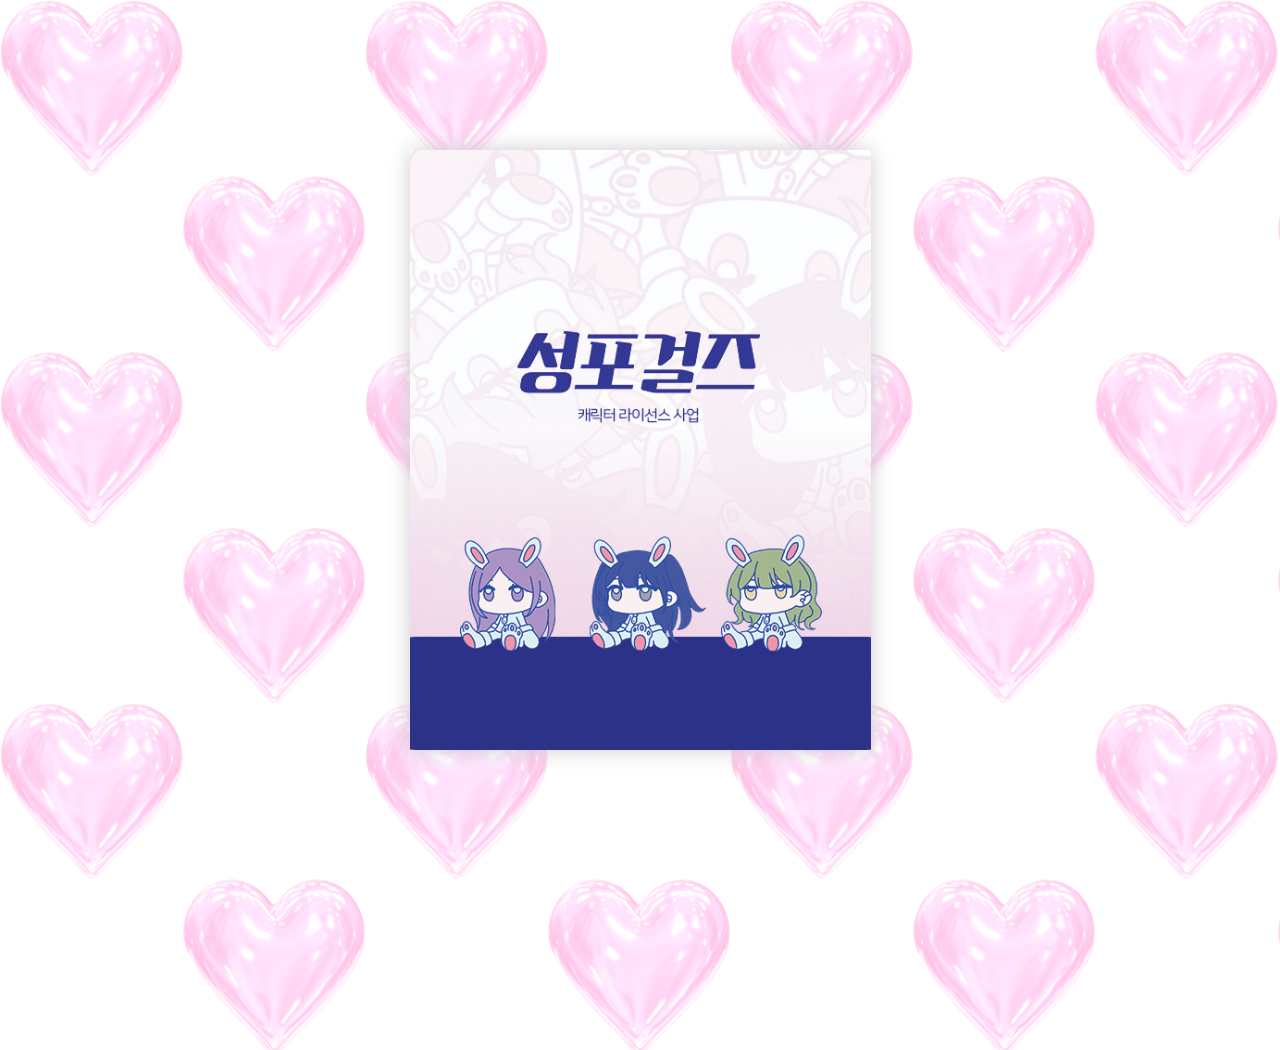
<file: ebook/samples/basic/index.html>
<!doctype html>
<!--[if lt IE 7 ]> <html lang="en" class="ie6"> <![endif]-->
<!--[if IE 7 ]>    <html lang="en" class="ie7"> <![endif]-->
<!--[if IE 8 ]>    <html lang="en" class="ie8"> <![endif]-->
<!--[if IE 9 ]>    <html lang="en" class="ie9"> <![endif]-->
<!--[if !IE]><!--> <html lang="en"> <!--<![endif]-->
<head>
<meta name="viewport" content="width = 1050, user-scalable = no" />
<script type="text/javascript" src="../../extras/jquery.min.1.7.js"></script>
<script type="text/javascript" src="../../extras/modernizr.2.5.3.min.js"></script>
<title>E-book</title>
<link href="img/favicon.png" rel="shortcut icon"/>	
</head>
<body>

<div class="flipbook-viewport">
	<div class="container">
		<div class="flipbook">
			<div style="background-image:url(pages/1.jpg)"></div>
			<div style="background-image:url(pages/2.jpg)"></div>
			<div style="background-image:url(pages/3.jpg)"></div>
			<div style="background-image:url(pages/4.jpg)"></div>
			<div style="background-image:url(pages/5.jpg)"></div>
			<div style="background-image:url(pages/6.jpg)"></div>
			<div style="background-image:url(pages/7.jpg)"></div>
			<div style="background-image:url(pages/8.jpg)"></div>
			<div style="background-image:url(pages/9.jpg)"></div>
			<div style="background-image:url(pages/10.jpg)"></div>
			<div style="background-image:url(pages/11.jpg)"></div>
			<div style="background-image:url(pages/12.jpg)"></div>
			<div style="background-image:url(pages/13.jpg)"></div>
			<div style="background-image:url(pages/14.jpg)"></div>
			<div style="background-image:url(pages/15.jpg)"></div>
			<div style="background-image:url(pages/16.jpg)"></div>
			<div style="background-image:url(pages/17.jpg)"></div>
			<div style="background-image:url(pages/18.jpg)"></div>
			<div style="background-image:url(pages/19.jpg)"></div>
			<div style="background-image:url(pages/20.jpg)"></div>
			<div style="background-image:url(pages/21.jpg)"></div>
			<div style="background-image:url(pages/22.jpg)"></div>
			<div style="background-image:url(pages/23.jpg)"></div>
			<div style="background-image:url(pages/24.jpg)"></div>
			<div style="background-image:url(pages/25.jpg)"></div>
			<div style="background-image:url(pages/26.jpg)"></div>
			<div style="background-image:url(pages/27.jpg)"></div>
			<div style="background-image:url(pages/28.jpg)"></div>
			<div style="background-image:url(pages/29.jpg)"></div>
			<div style="background-image:url(pages/30.jpg)"></div>
			<div style="background-image:url(pages/31.jpg)"></div>
			<div style="background-image:url(pages/32.jpg)"></div>
			<div style="background-image:url(pages/33.jpg)"></div>
			<div style="background-image:url(pages/34.jpg)"></div>
			<div style="background-image:url(pages/35.jpg)"></div>
			<div style="background-image:url(pages/36.jpg)"></div>
			<div style="background-image:url(pages/37.jpg)"></div>
			<div style="background-image:url(pages/38.jpg)"></div>
			<div style="background-image:url(pages/39.jpg)"></div>
			<div style="background-image:url(pages/40.jpg)"></div>
			<div style="background-image:url(pages/41.jpg)"></div>
			<div style="background-image:url(pages/42.jpg)"></div>
			<div style="background-image:url(pages/43.jpg)"></div>
			<div style="background-image:url(pages/44.jpg)"></div>
			<div style="background-image:url(pages/45.jpg)"></div>
			<div style="background-image:url(pages/46.jpg)"></div>
			<div style="background-image:url(pages/47.jpg)"></div>
			<div style="background-image:url(pages/48.jpg)"></div>
			<div style="background-image:url(pages/49.jpg)"></div>
			<div style="background-image:url(pages/50.jpg)"></div>
			<div style="background-image:url(pages/51.jpg)"></div>
			<div style="background-image:url(pages/52.jpg)"></div>
			<div style="background-image:url(pages/53.jpg)"></div>
			<div style="background-image:url(pages/54.jpg)"></div>
			<div style="background-image:url(pages/55.jpg)"></div>
			<div style="background-image:url(pages/56.jpg)"></div>
			<div style="background-image:url(pages/57.jpg)"></div>
			<div style="background-image:url(pages/58.jpg)"></div>
			<div style="background-image:url(pages/59.jpg)"></div>
			<div style="background-image:url(pages/60.jpg)"></div>
			<div style="background-image:url(pages/61.jpg)"></div>
			<div style="background-image:url(pages/62.jpg)"></div>
			<div style="background-image:url(pages/63.jpg)"></div>
			<div style="background-image:url(pages/64.jpg)"></div>
			<div style="background-image:url(pages/65.jpg)"></div>
			<div style="background-image:url(pages/66.jpg)"></div>
		</div>
	</div>
</div>


<script type="text/javascript">

function loadApp() {

	// Create the flipbook

	$('.flipbook').turn({
			// Width

			width:922,
			
			// Height

			height:600,

			// Elevation

			elevation: 50,
			
			// Enable gradients

			gradients: true,
			
			// Auto center this flipbook

			autoCenter: true

	});
}

// Load the HTML4 version if there's not CSS transform

yepnope({
	test : Modernizr.csstransforms,
	yep: ['../../lib/turn.js'],
	nope: ['../../lib/turn.html4.min.js'],
	both: ['css/basic.css'],
	complete: loadApp
});

</script>

</body>
</html>
</file>
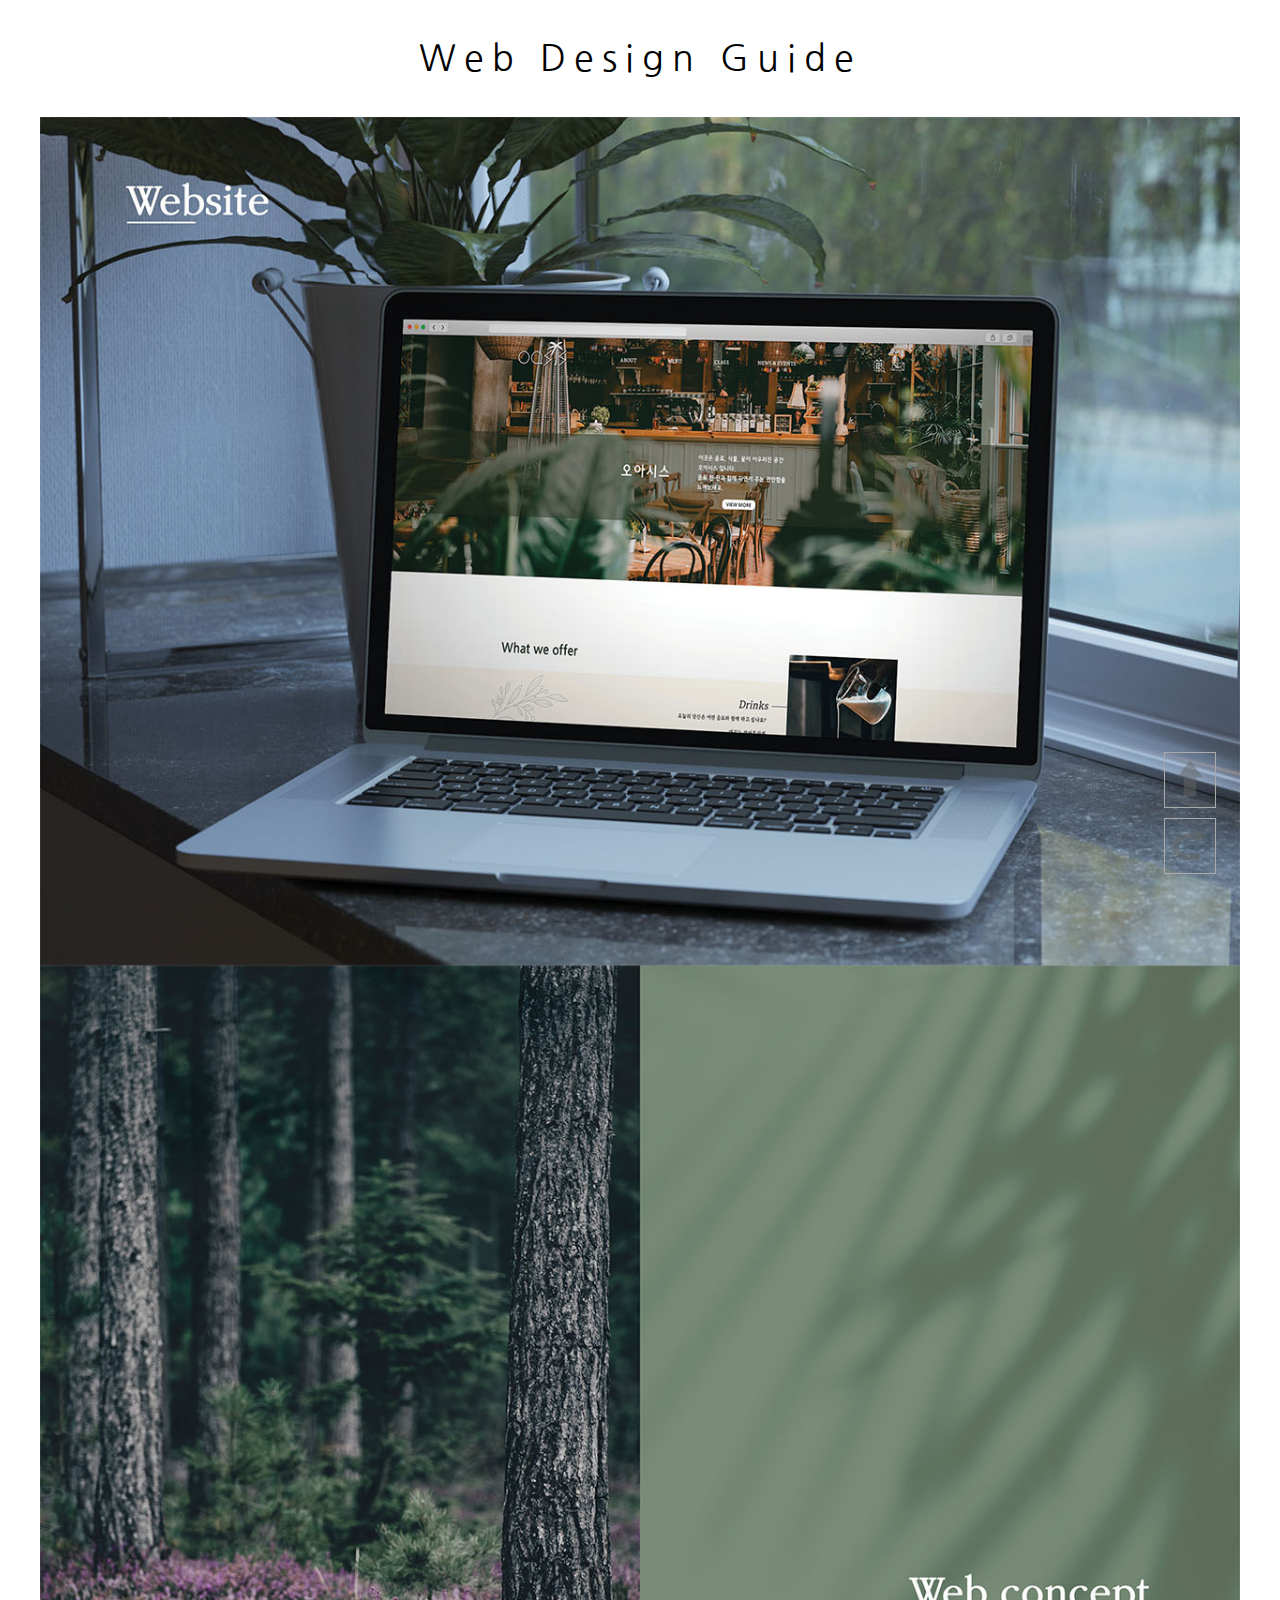
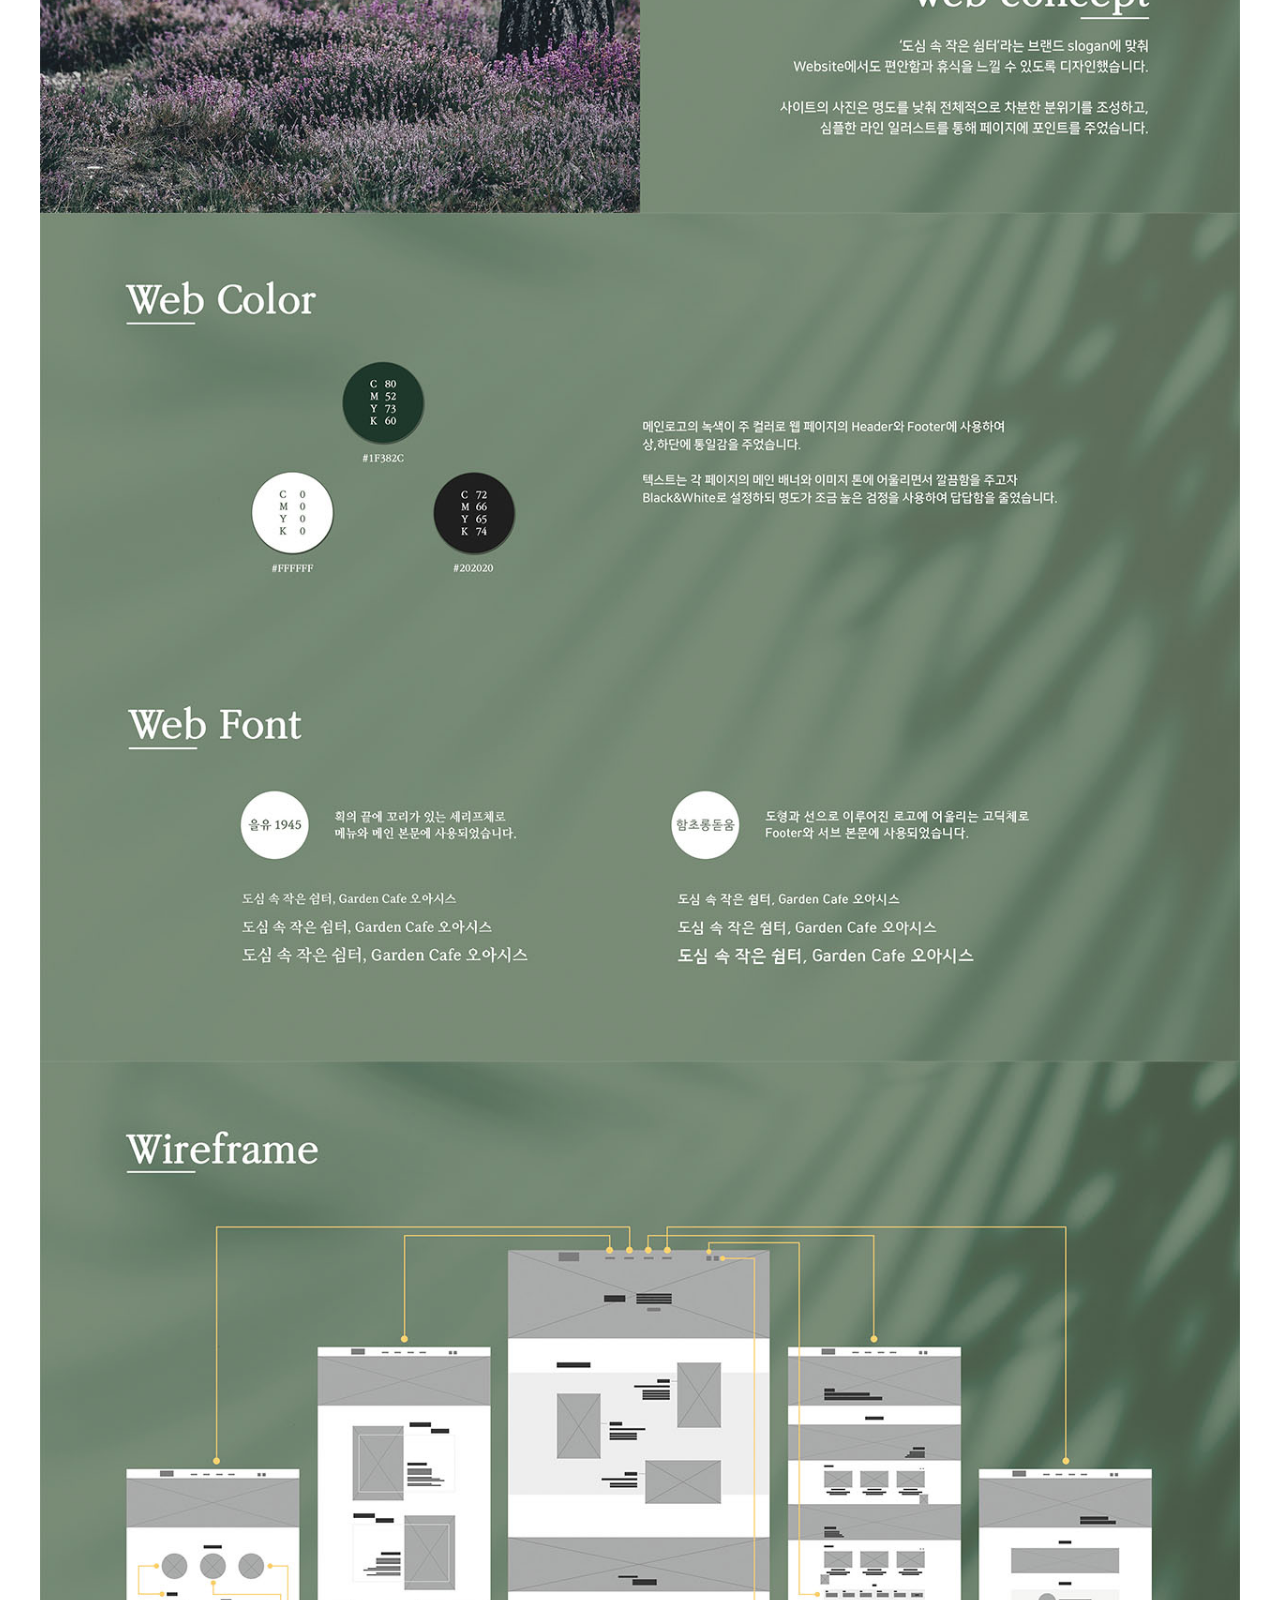
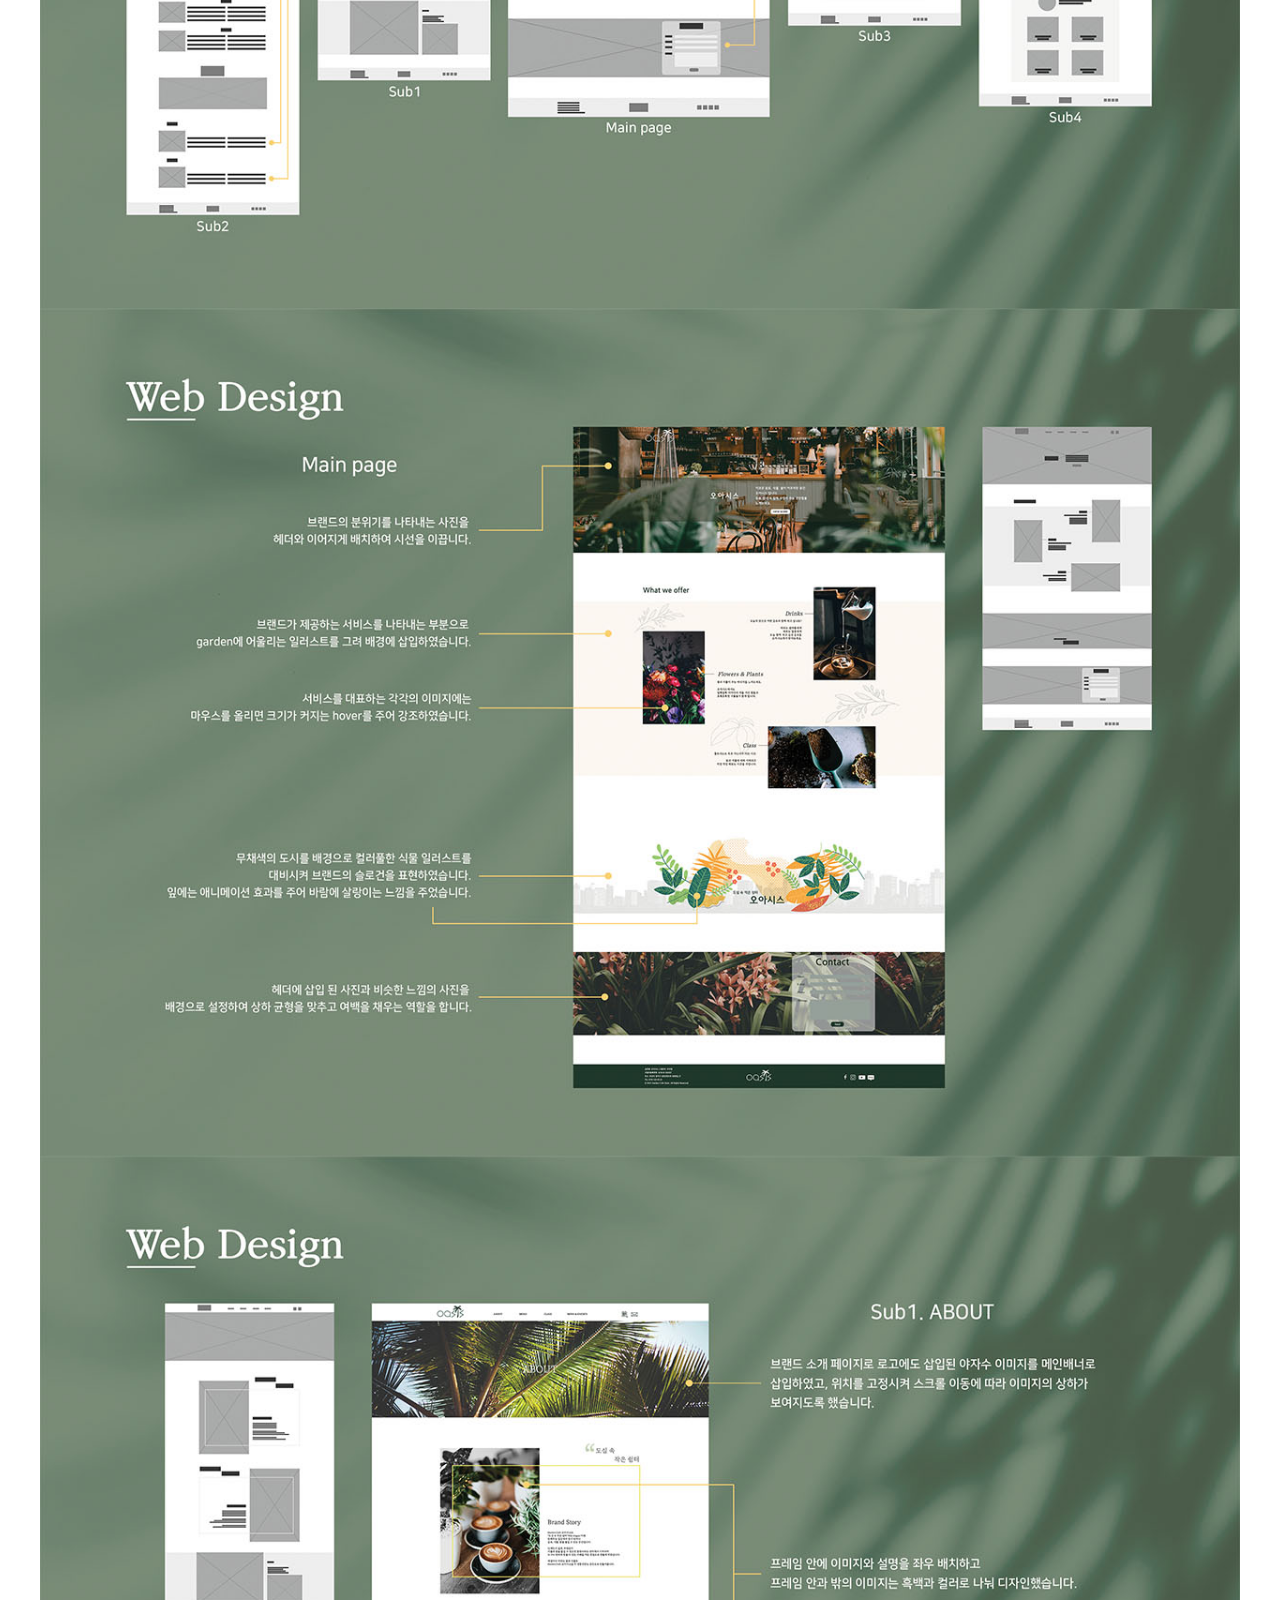
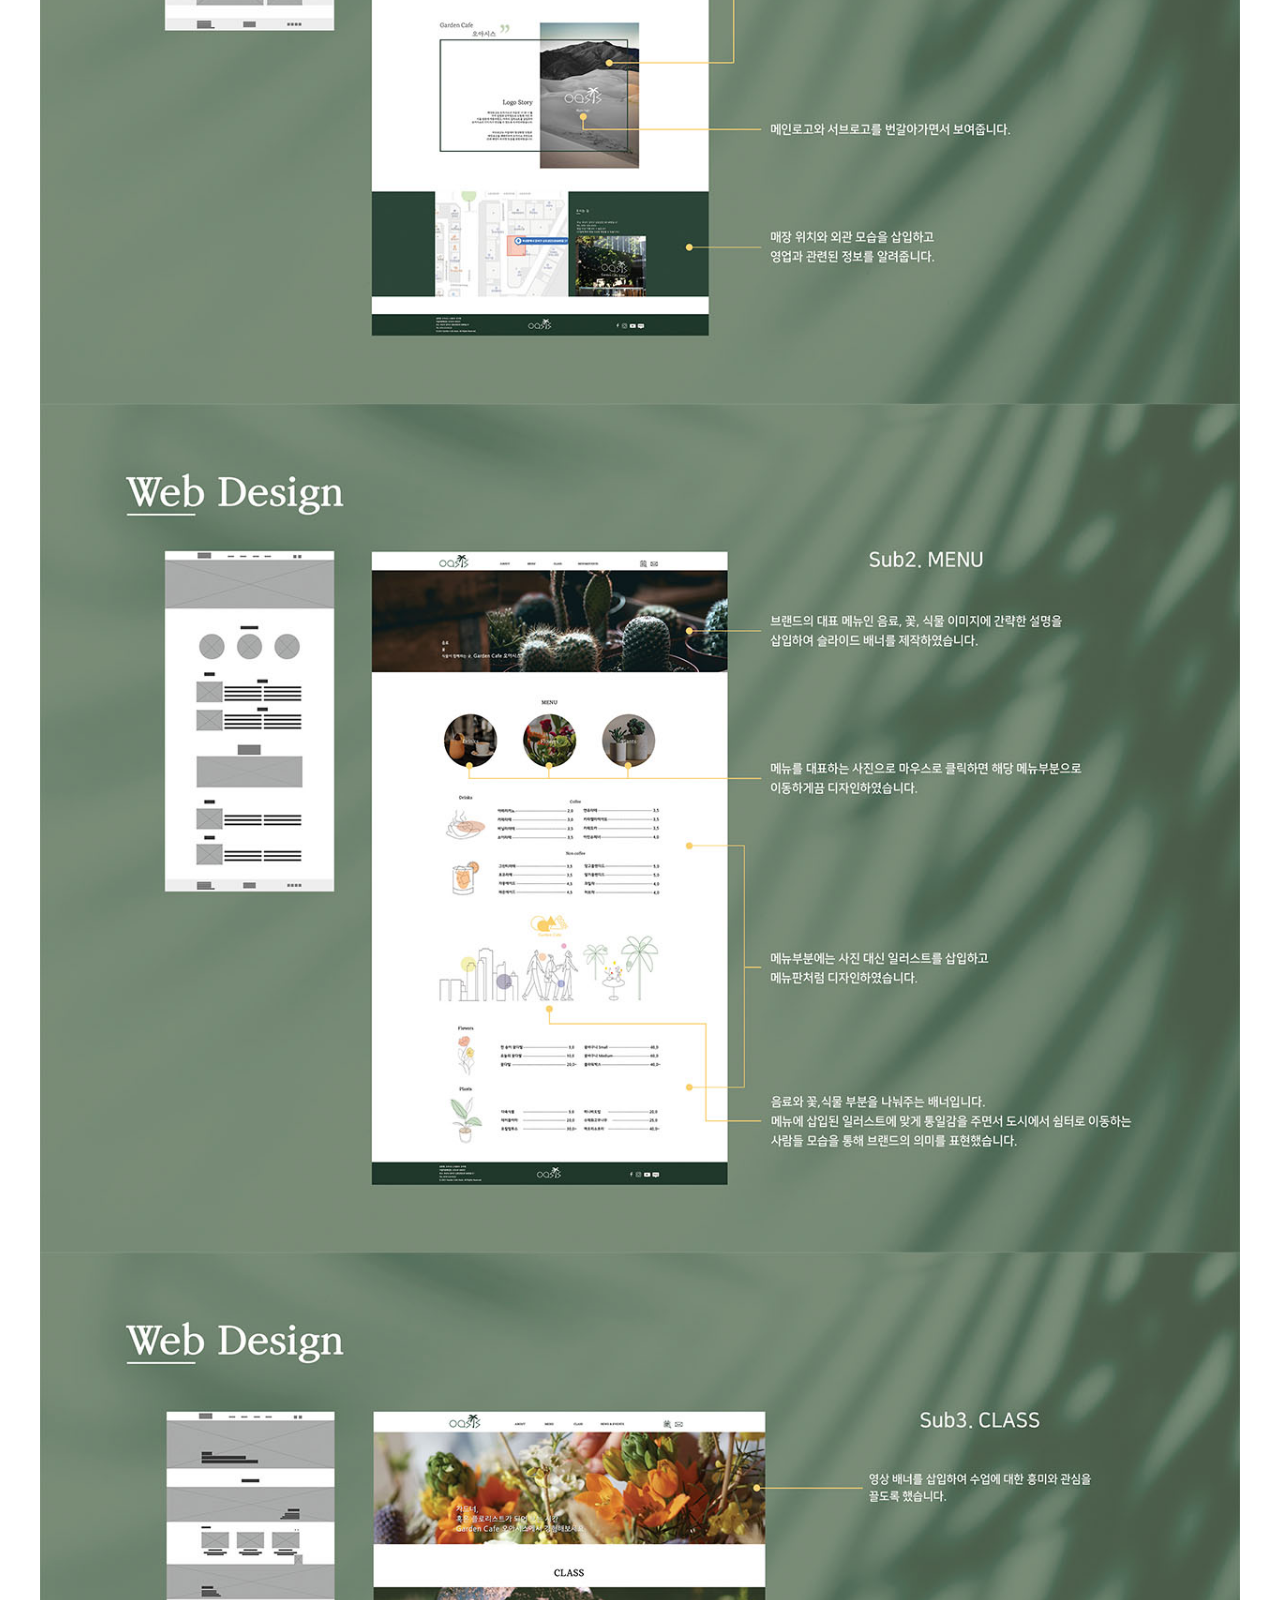
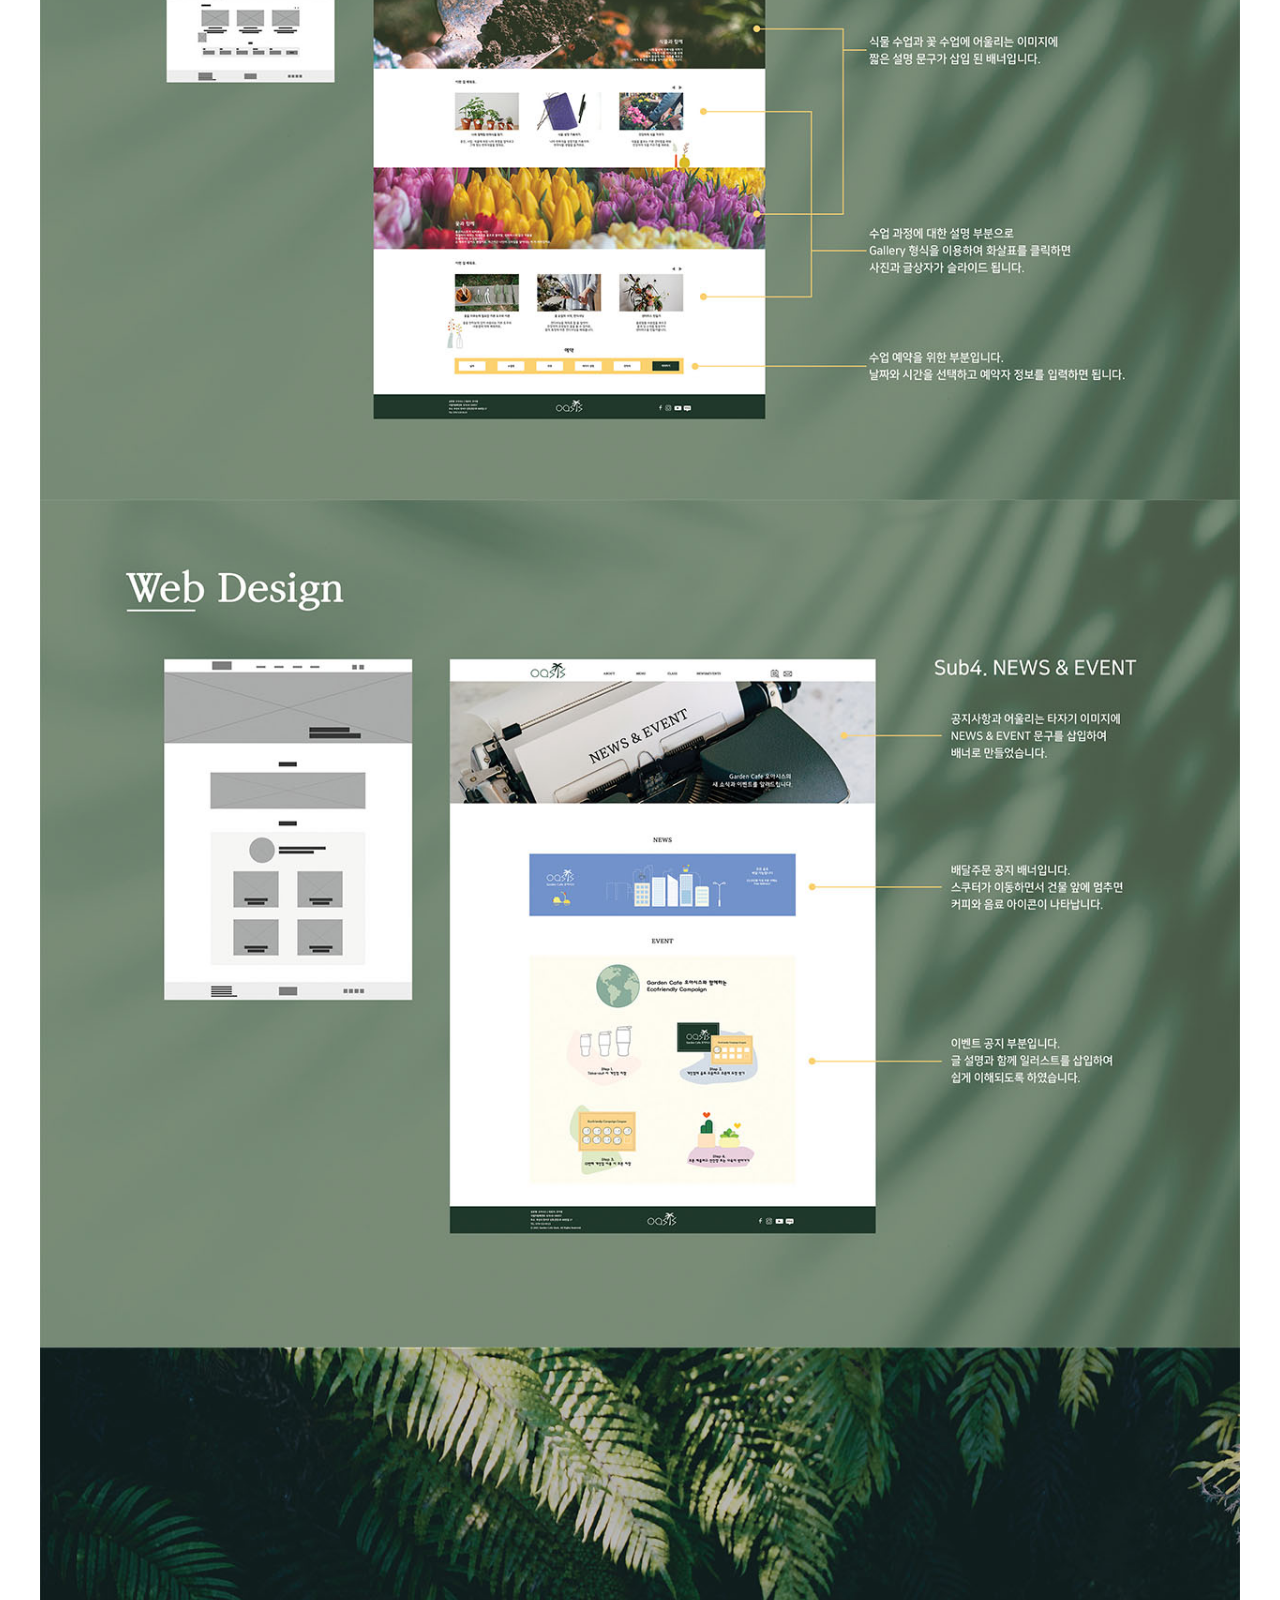
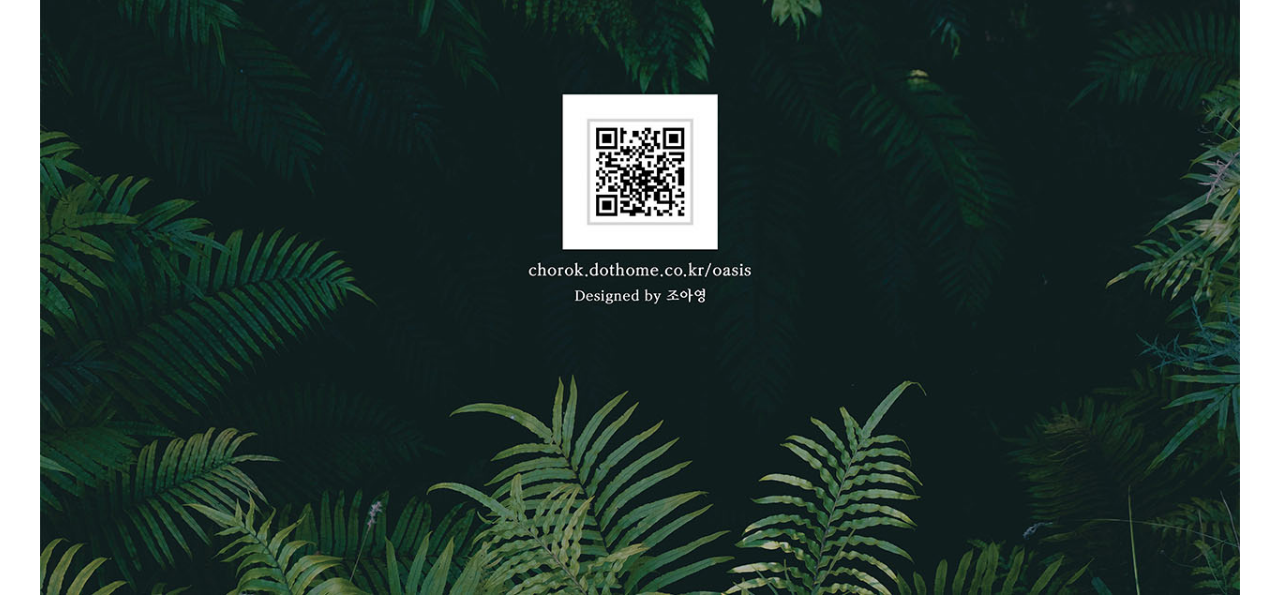
<file: blog_sub/brand1/web.html>
<!DOCTYPE html>
	<html lang="ko">
		<head>
			<meta charset="utf-8">
			<title></title>
			<link rel="preconnect" href="https://fonts.gstatic.com">
			<link href="https://fonts.googleapis.com/css2?family=Nanum+Gothic&display=swap" rel="stylesheet">
			<style type="text/css">
				body{width:1200px; margin:0 auto;
					font-family: 'Nanum Gothic', sans-serif;}
				P{text-align:center; font-weigth:700;
					font-size:36px; letter-spacing:8px;}
				div img{width:100%; display:block;}
				ul{list-style-type:none;
					position:fixed;
					right:5%; bottom:0;}
				ul li{border:1px solid #aaa;
					text-align:center;
					padding:5px 0;
					margin-bottom:10px;}
				ul li img{width:80%; opacity:50%;}
				
			</style>
		</head>
		<body>
			<P id="title">Web Design Guide</P>
			<div><img src="img/web_guide.jpg"></div>
			<ul class="btn">
				<li><a href="#title"><img src="img/top.png" alt="top"></a></li>
				<li><a href="../../index.html#branding"><img src="img/back.png" alt="top"></a></li>
			</ul>
		</body>
	</html>
</file>
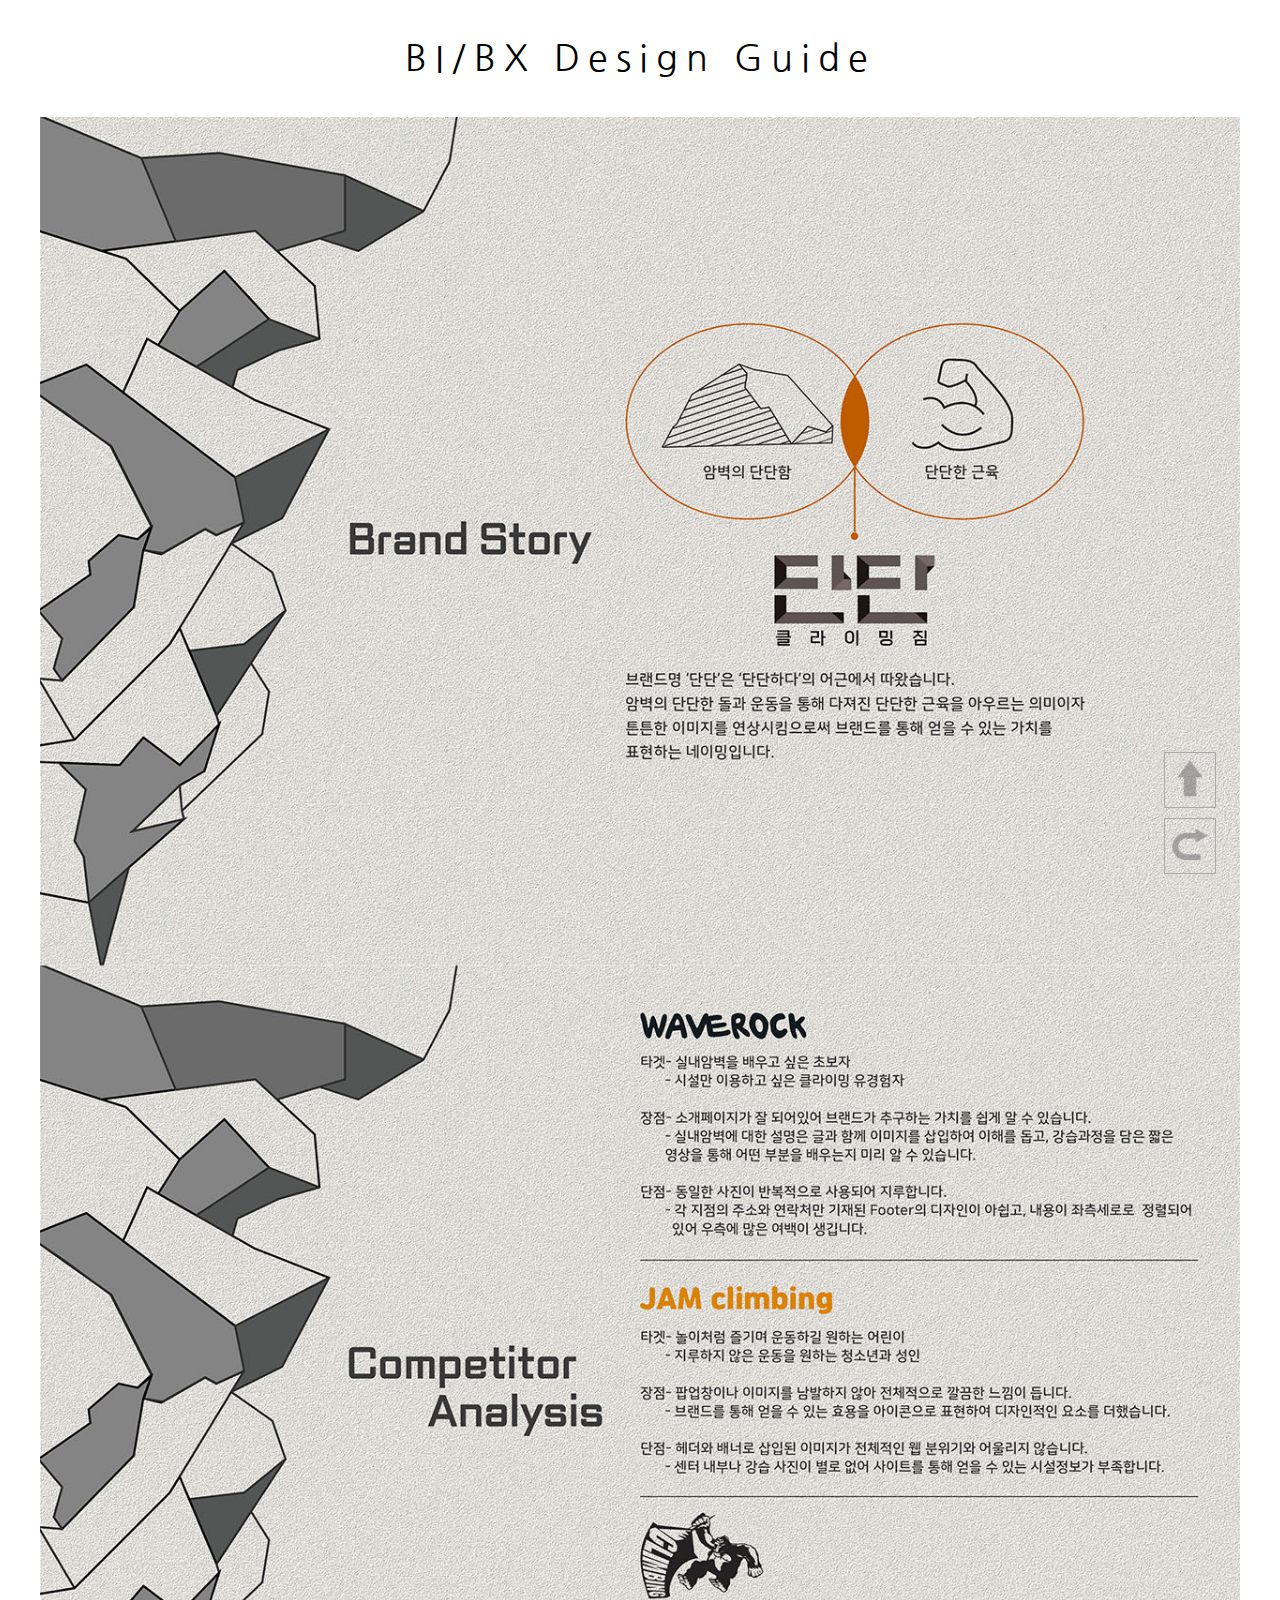
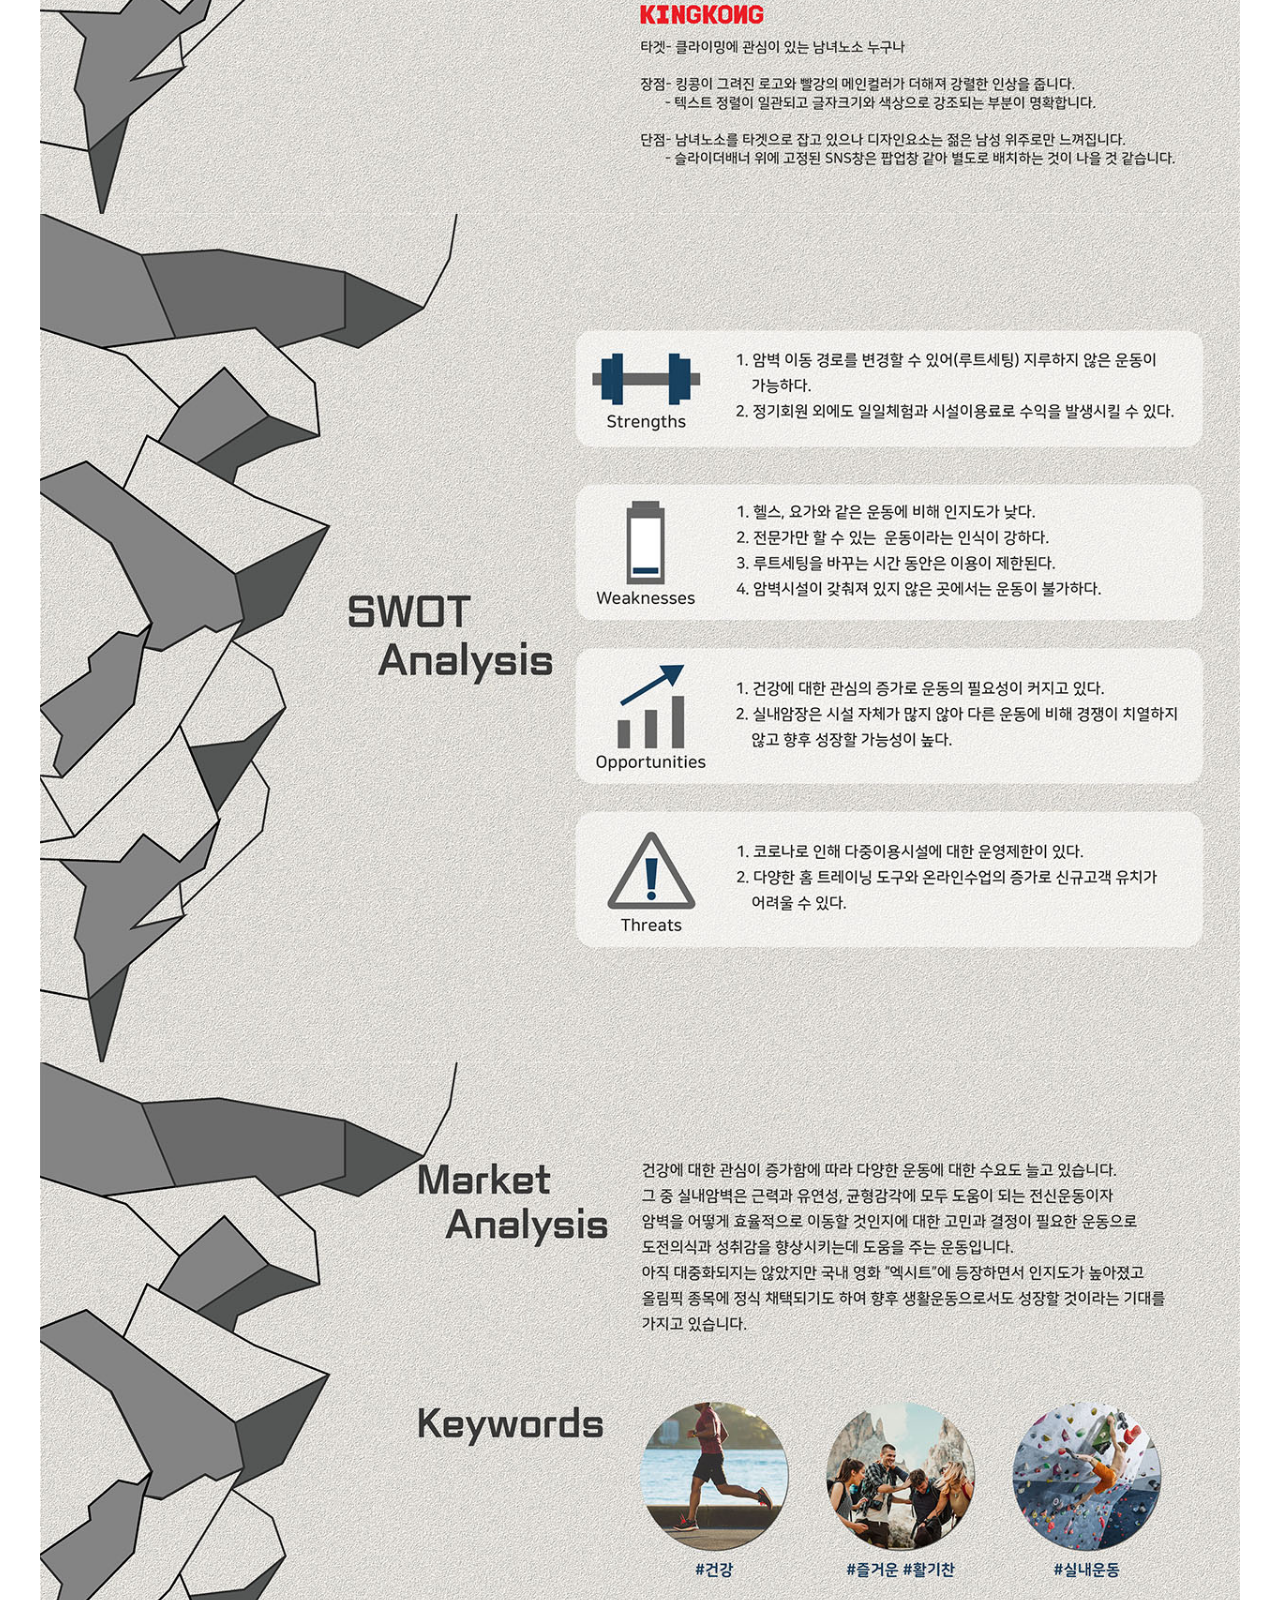
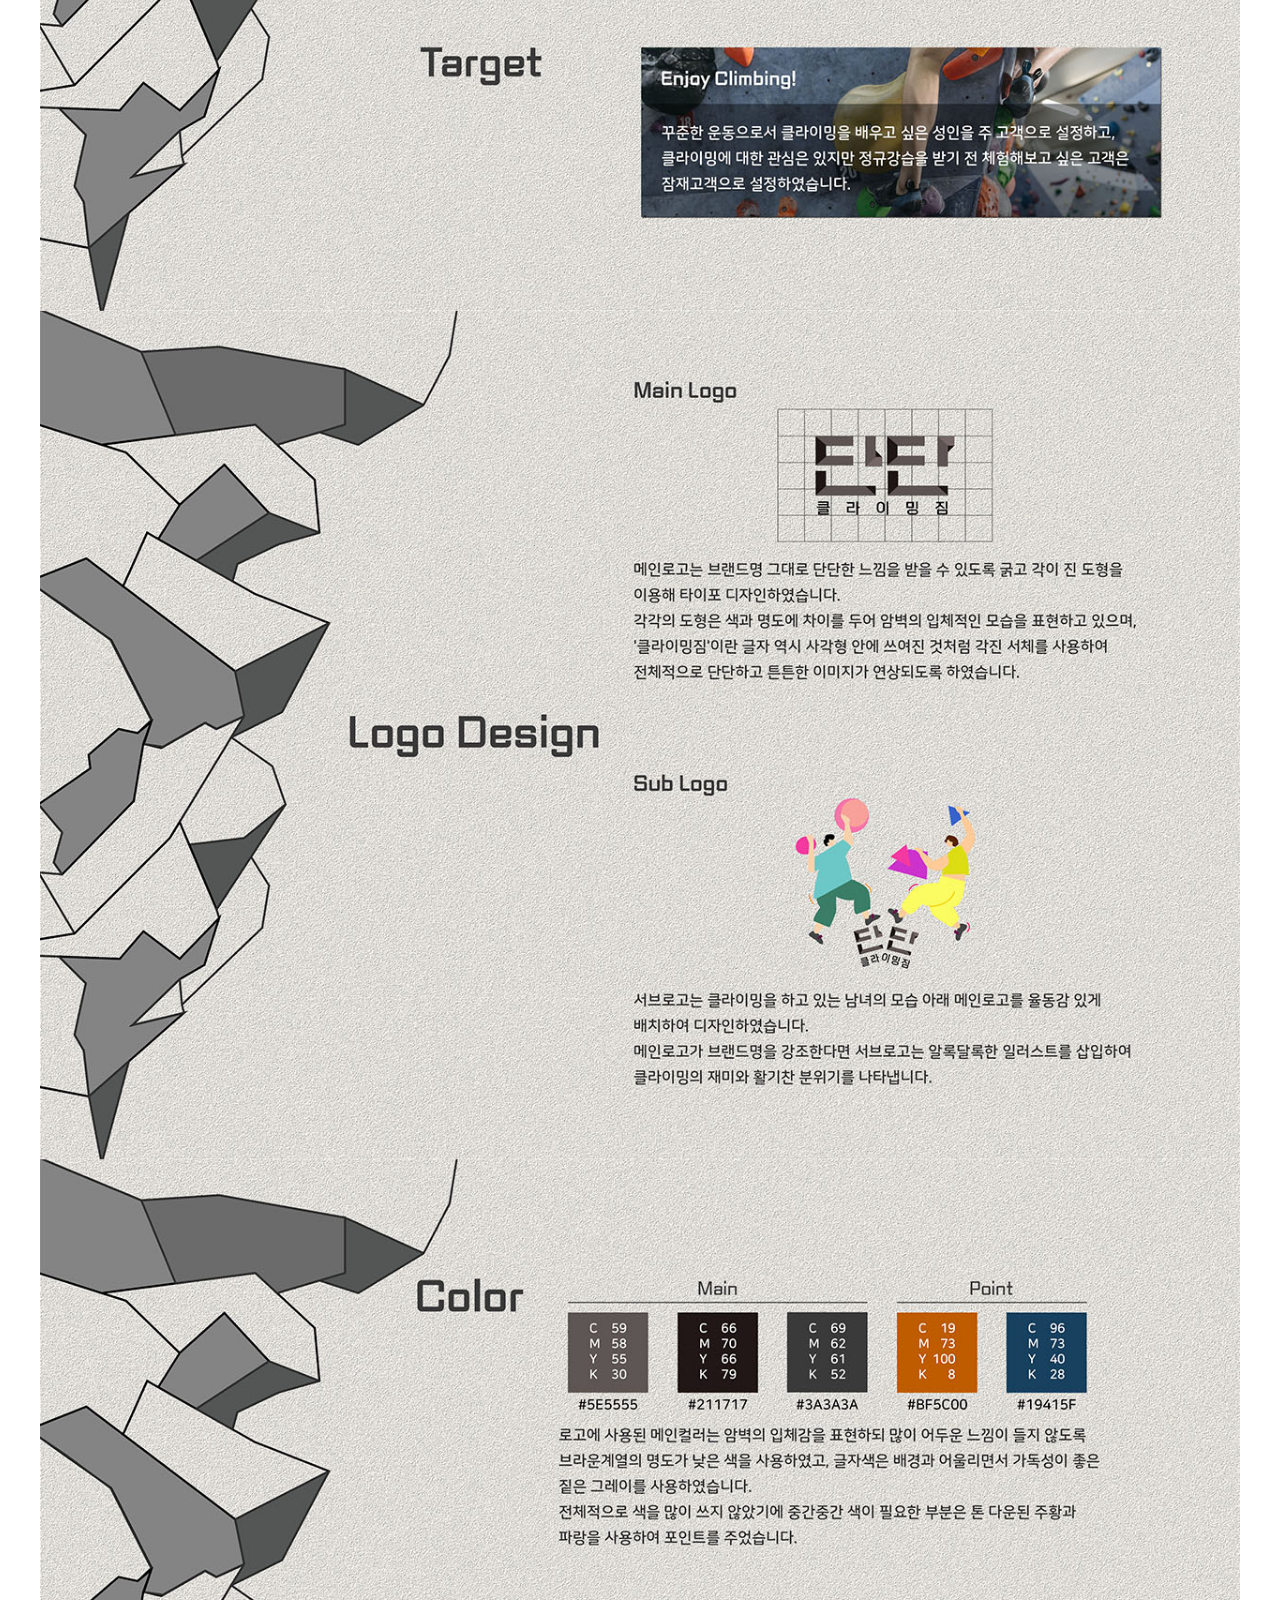
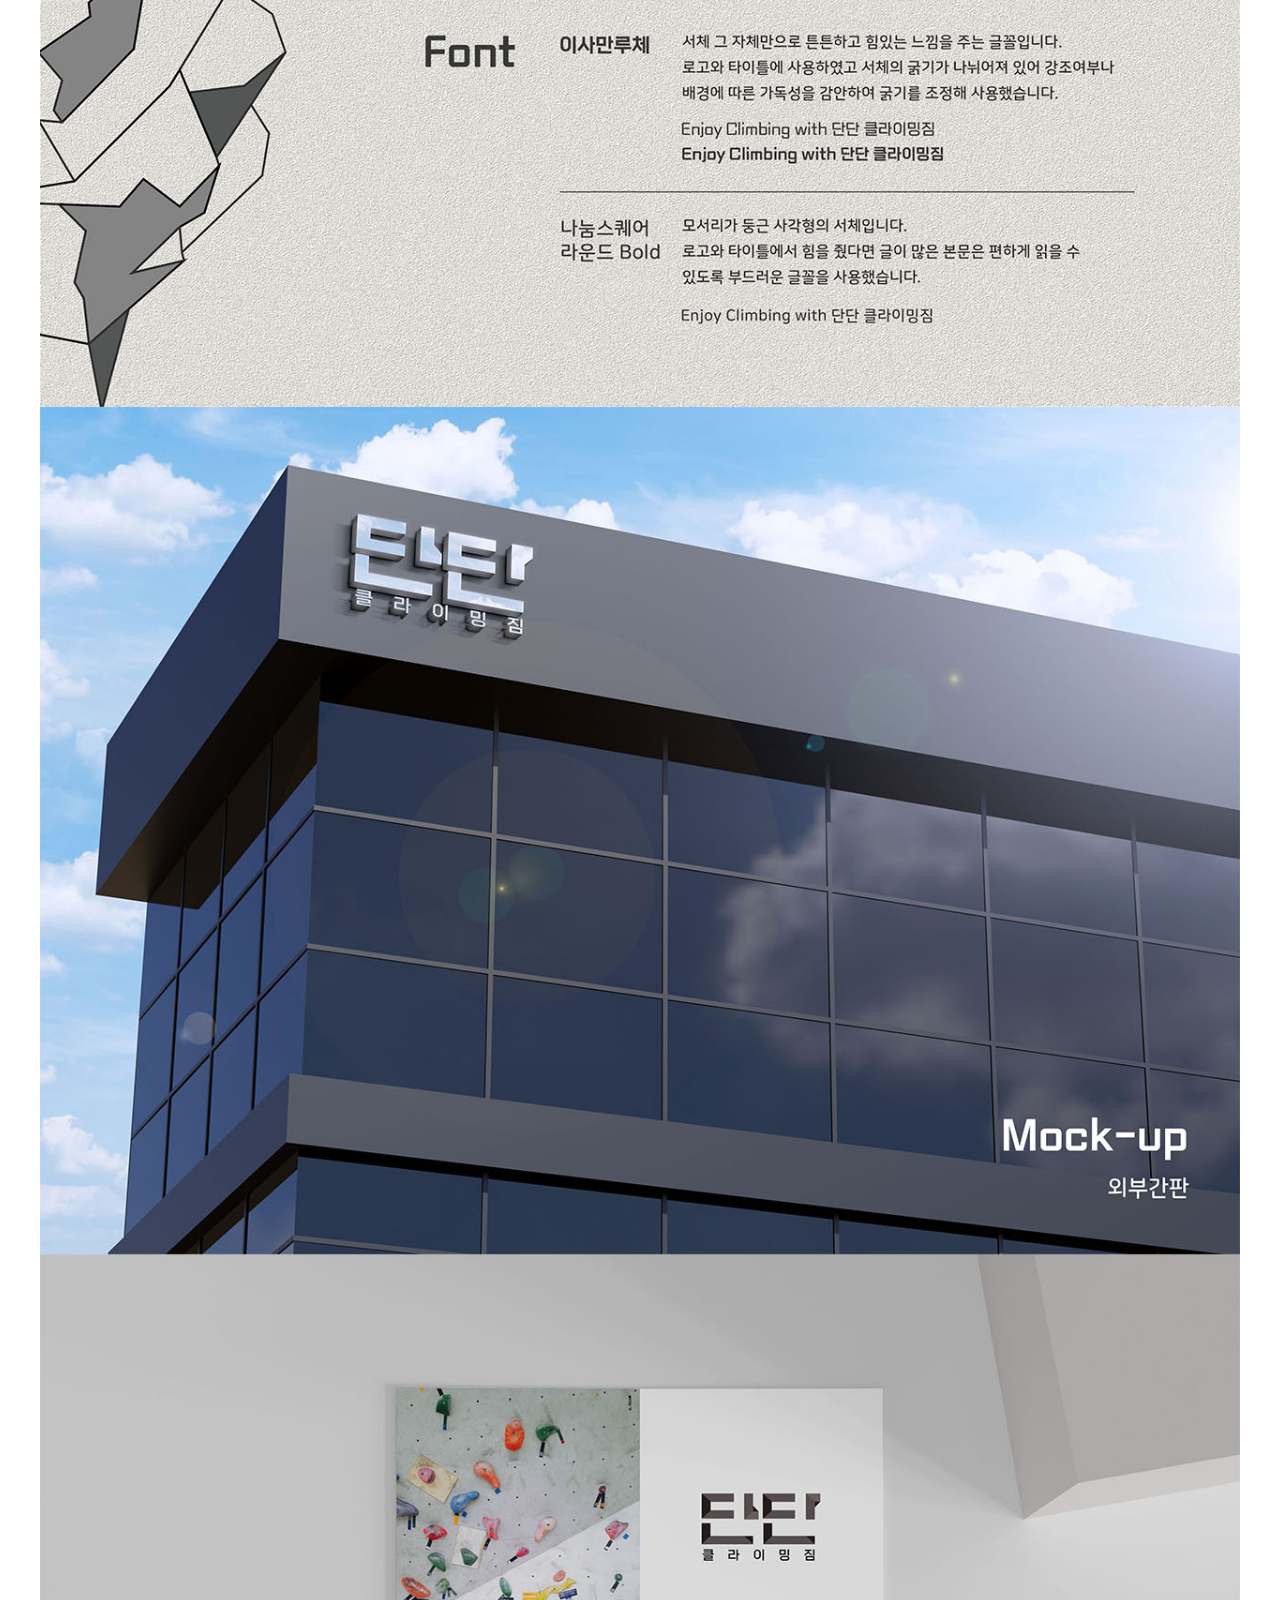
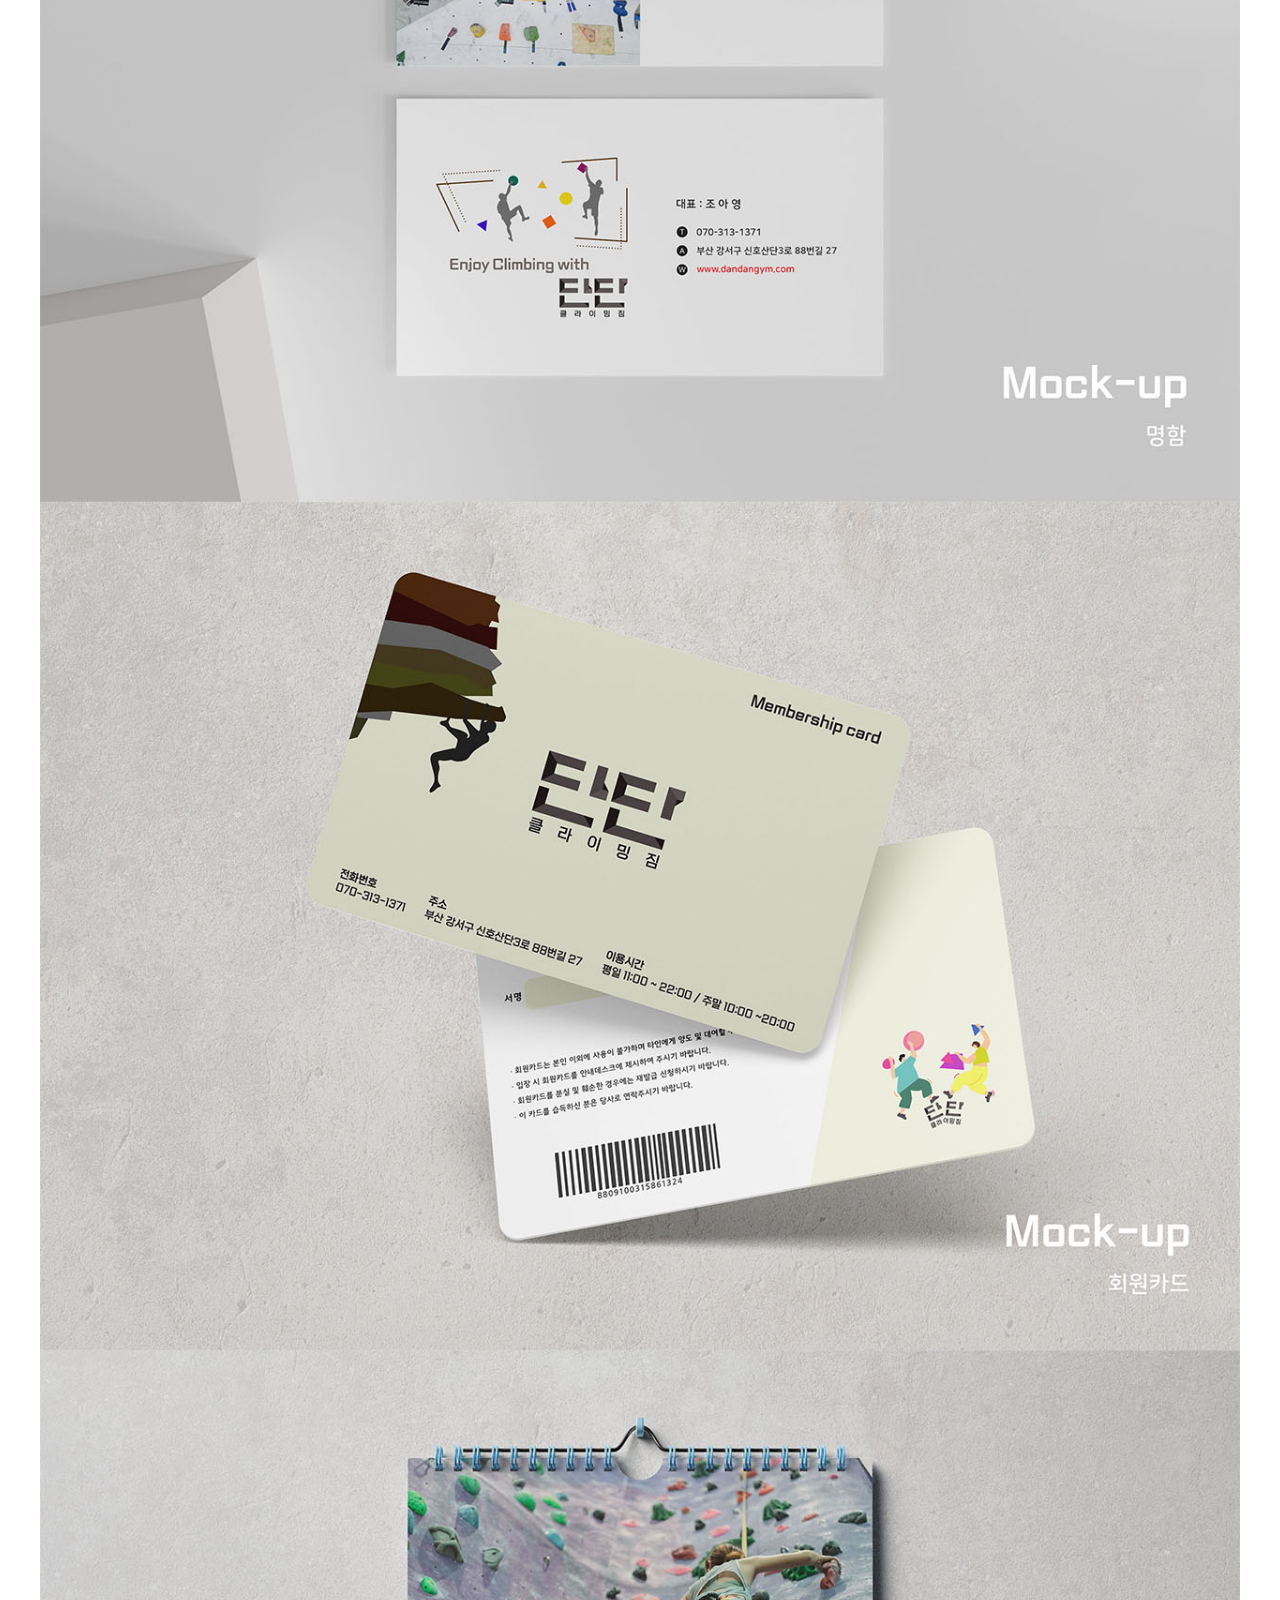
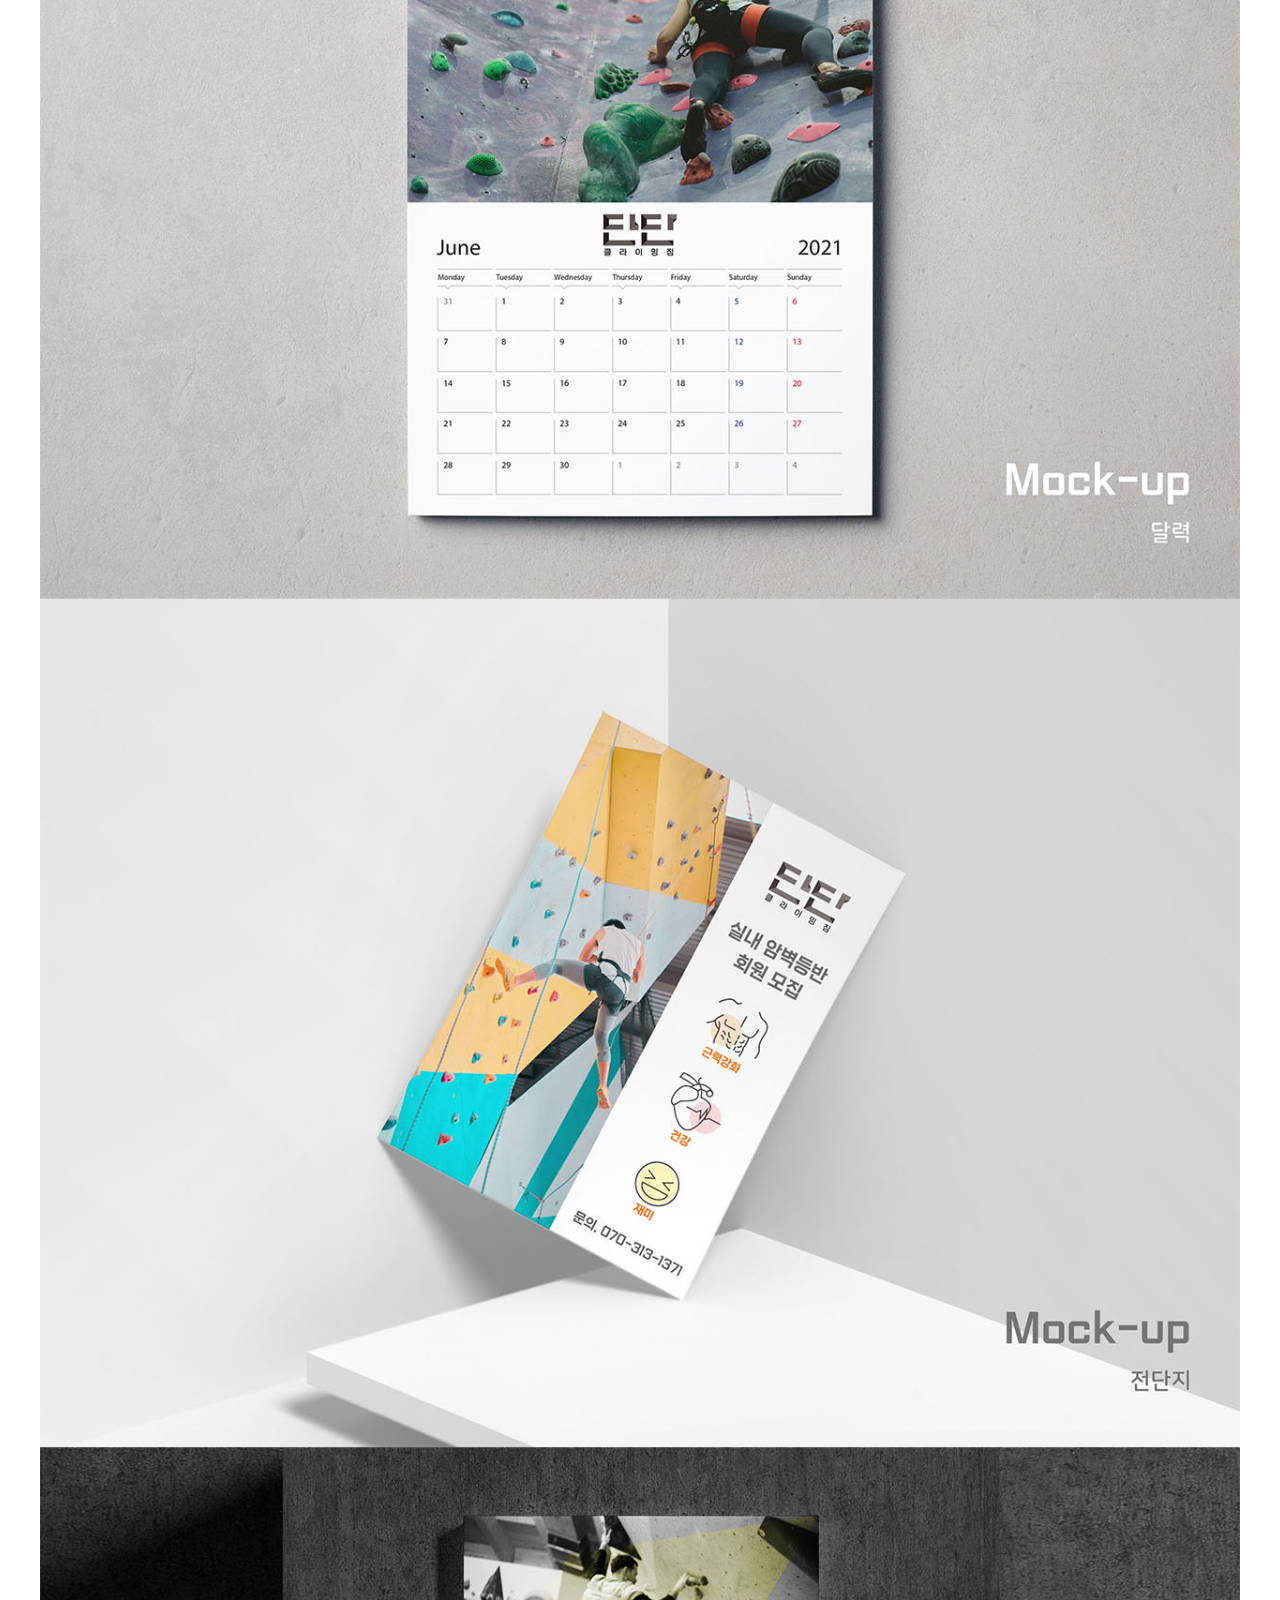
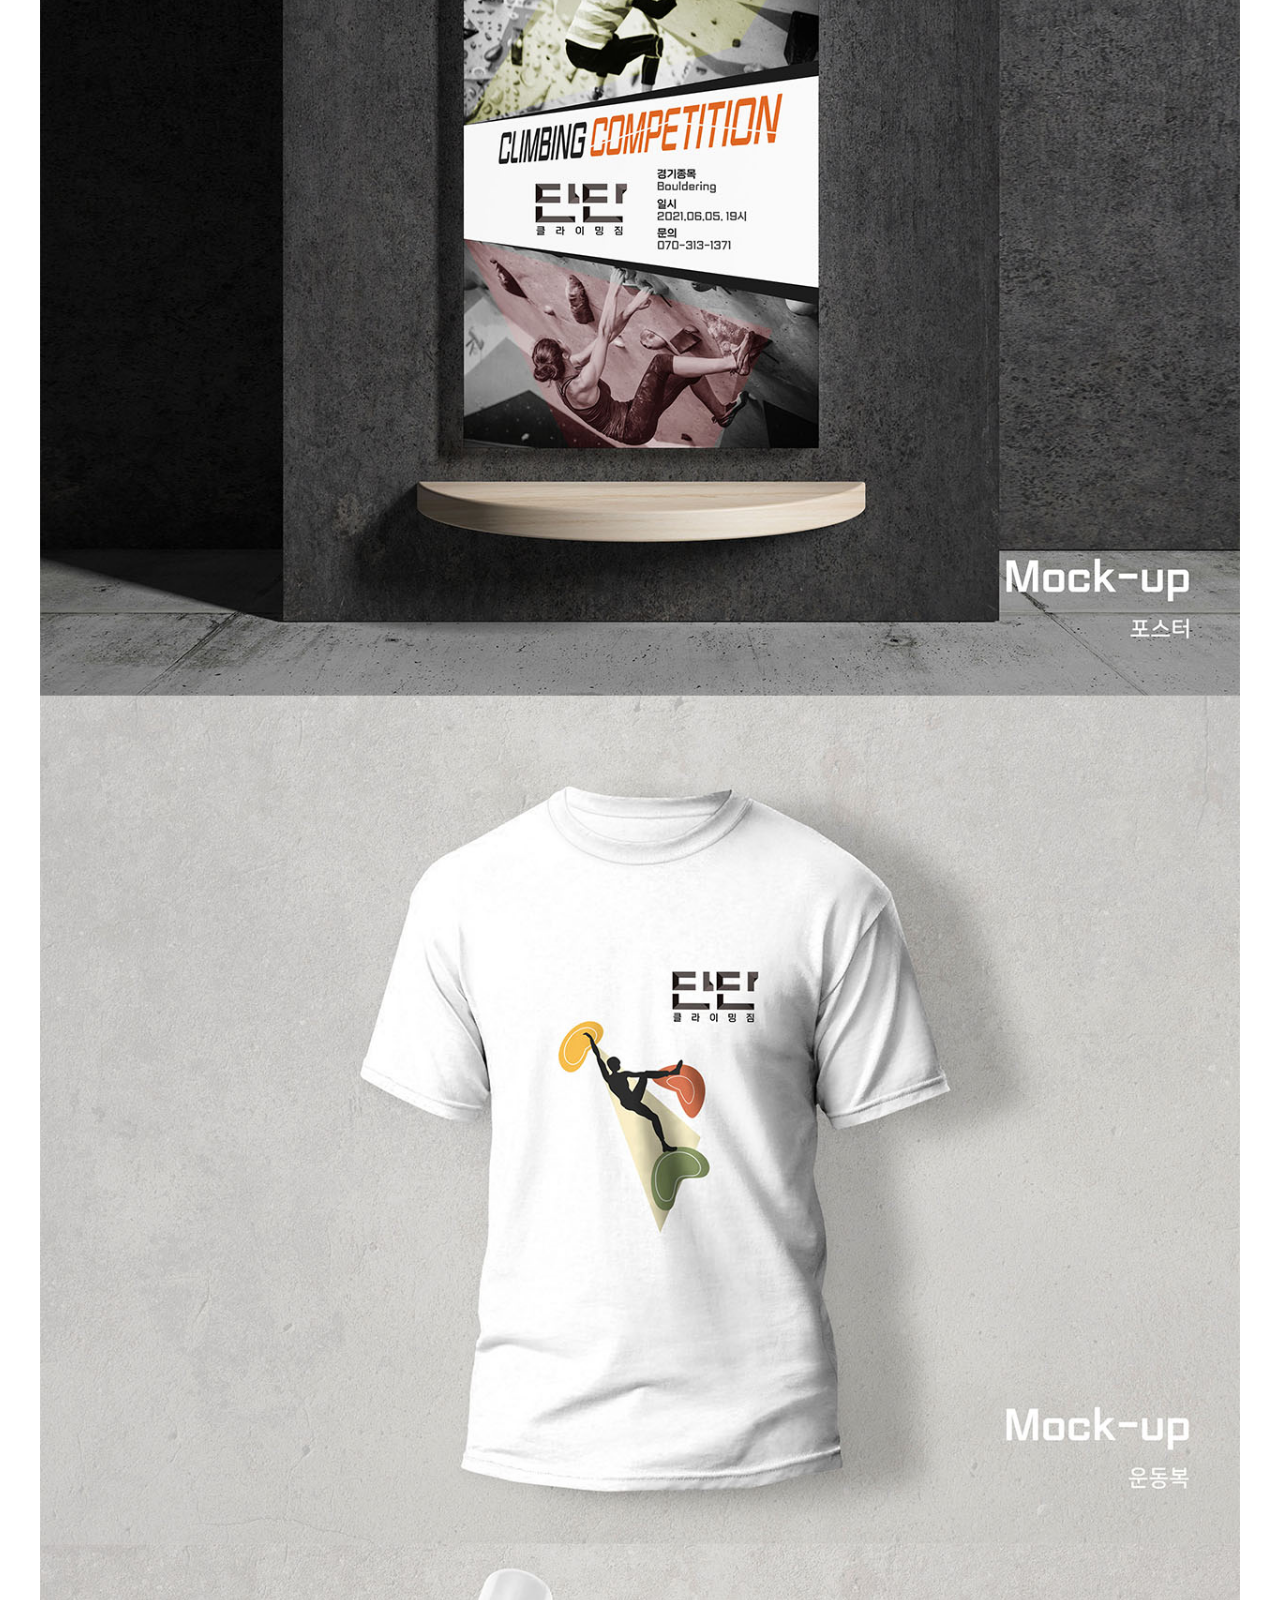
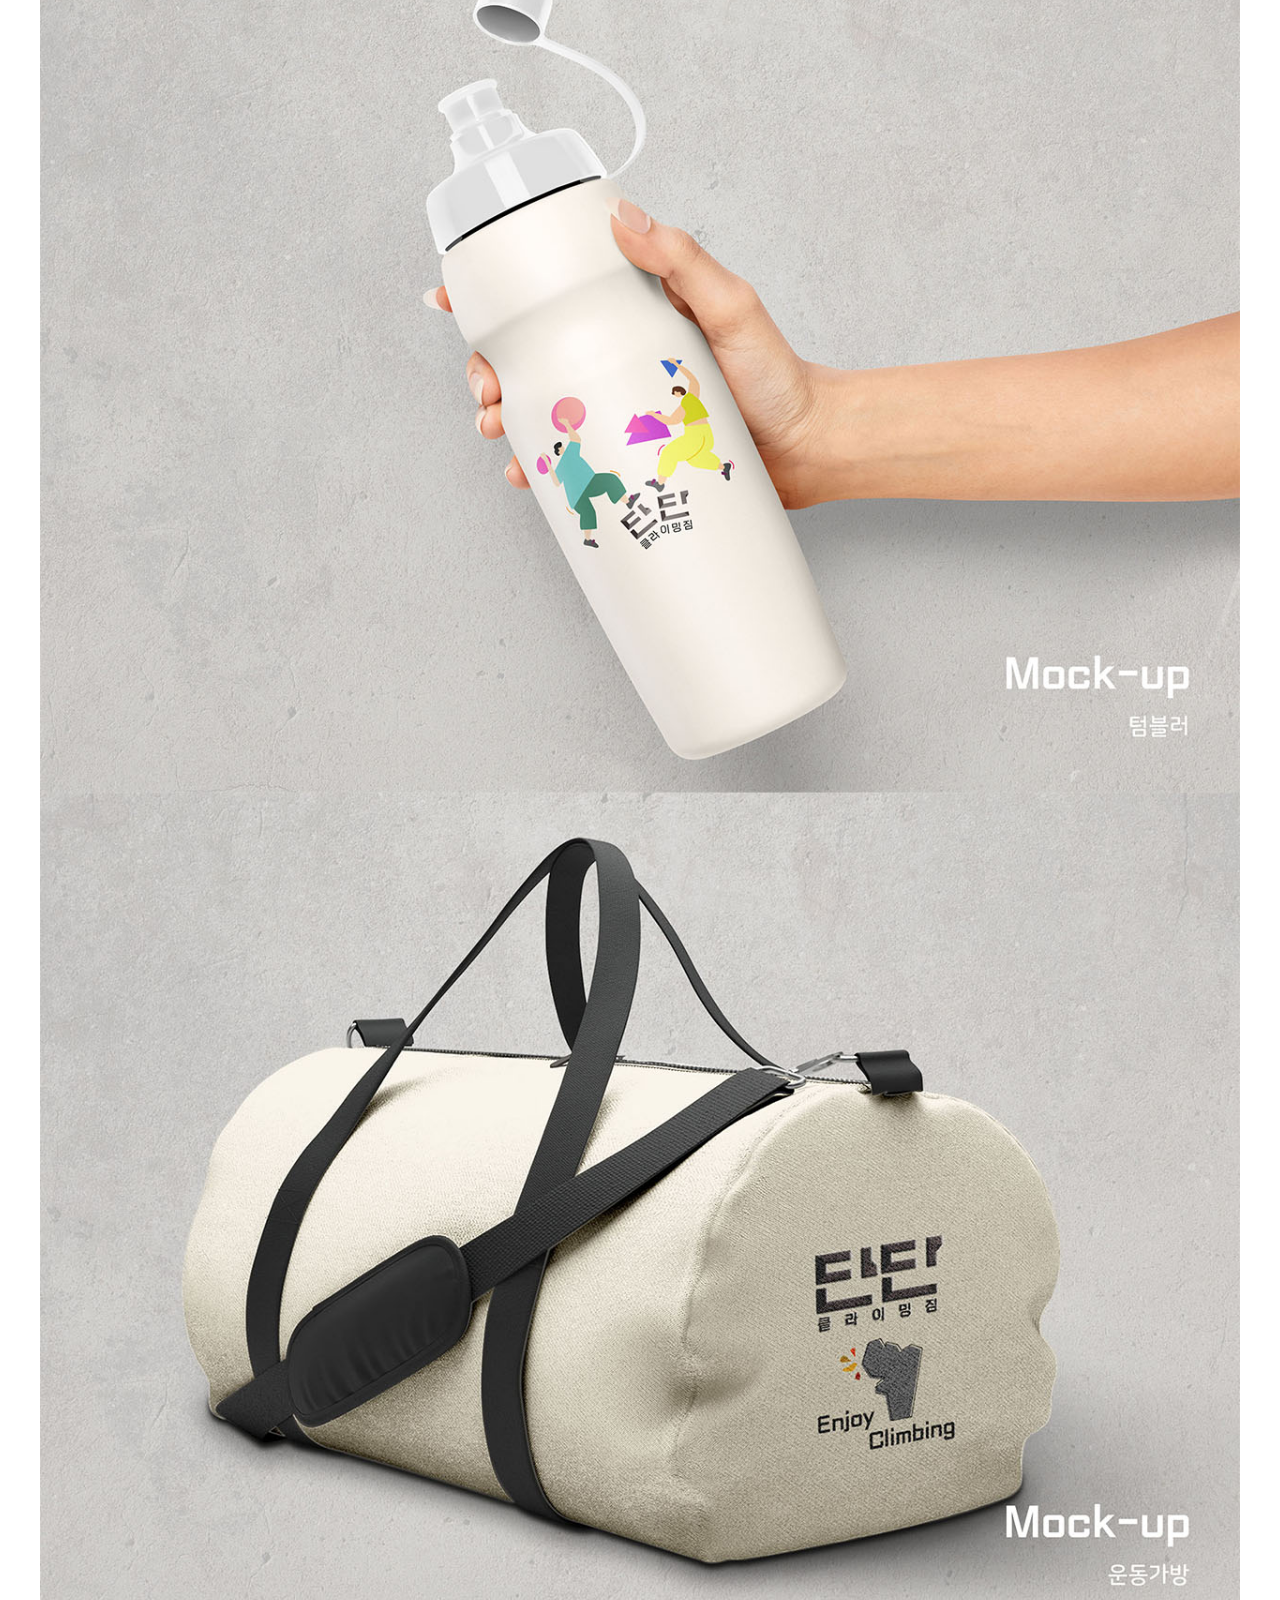
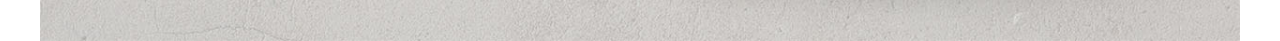
<file: blog_sub/brand2/bx.html>
<!DOCTYPE html>
	<html lang="ko">
		<head>
			<meta charset="utf-8">
			<title></title>
			<link rel="preconnect" href="https://fonts.gstatic.com">
			<link href="https://fonts.googleapis.com/css2?family=Nanum+Gothic&display=swap" rel="stylesheet">
			<style type="text/css">
				body{width:1200px; margin:0 auto;
					font-family: 'Nanum Gothic', sans-serif;}
				P{text-align:center; font-weigth:700;
					font-size:36px; letter-spacing:8px;}
				div img{width:100%; display:block;}
				ul{list-style-type:none;
					position:fixed;
					right:5%; bottom:0;}
				ul li{border:1px solid #aaa;
					text-align:center;
					padding:5px 0;
					margin-bottom:10px;}
				ul li img{width:80%; opacity:50%;}
			</style>
		</head>
		<body>
			<P id="title">BI/BX Design Guide</P>
			<div><img src="img/bi_guide.jpg"></div>
			<ul class="btn">
				<li><a href="#title"><img src="img/top.png" alt="top"></a></li>
				<li><a href="../../index.html#branding"><img src="img/back.png" alt="top"></a></li>
			</ul>			
		</body>
	</html>
</file>
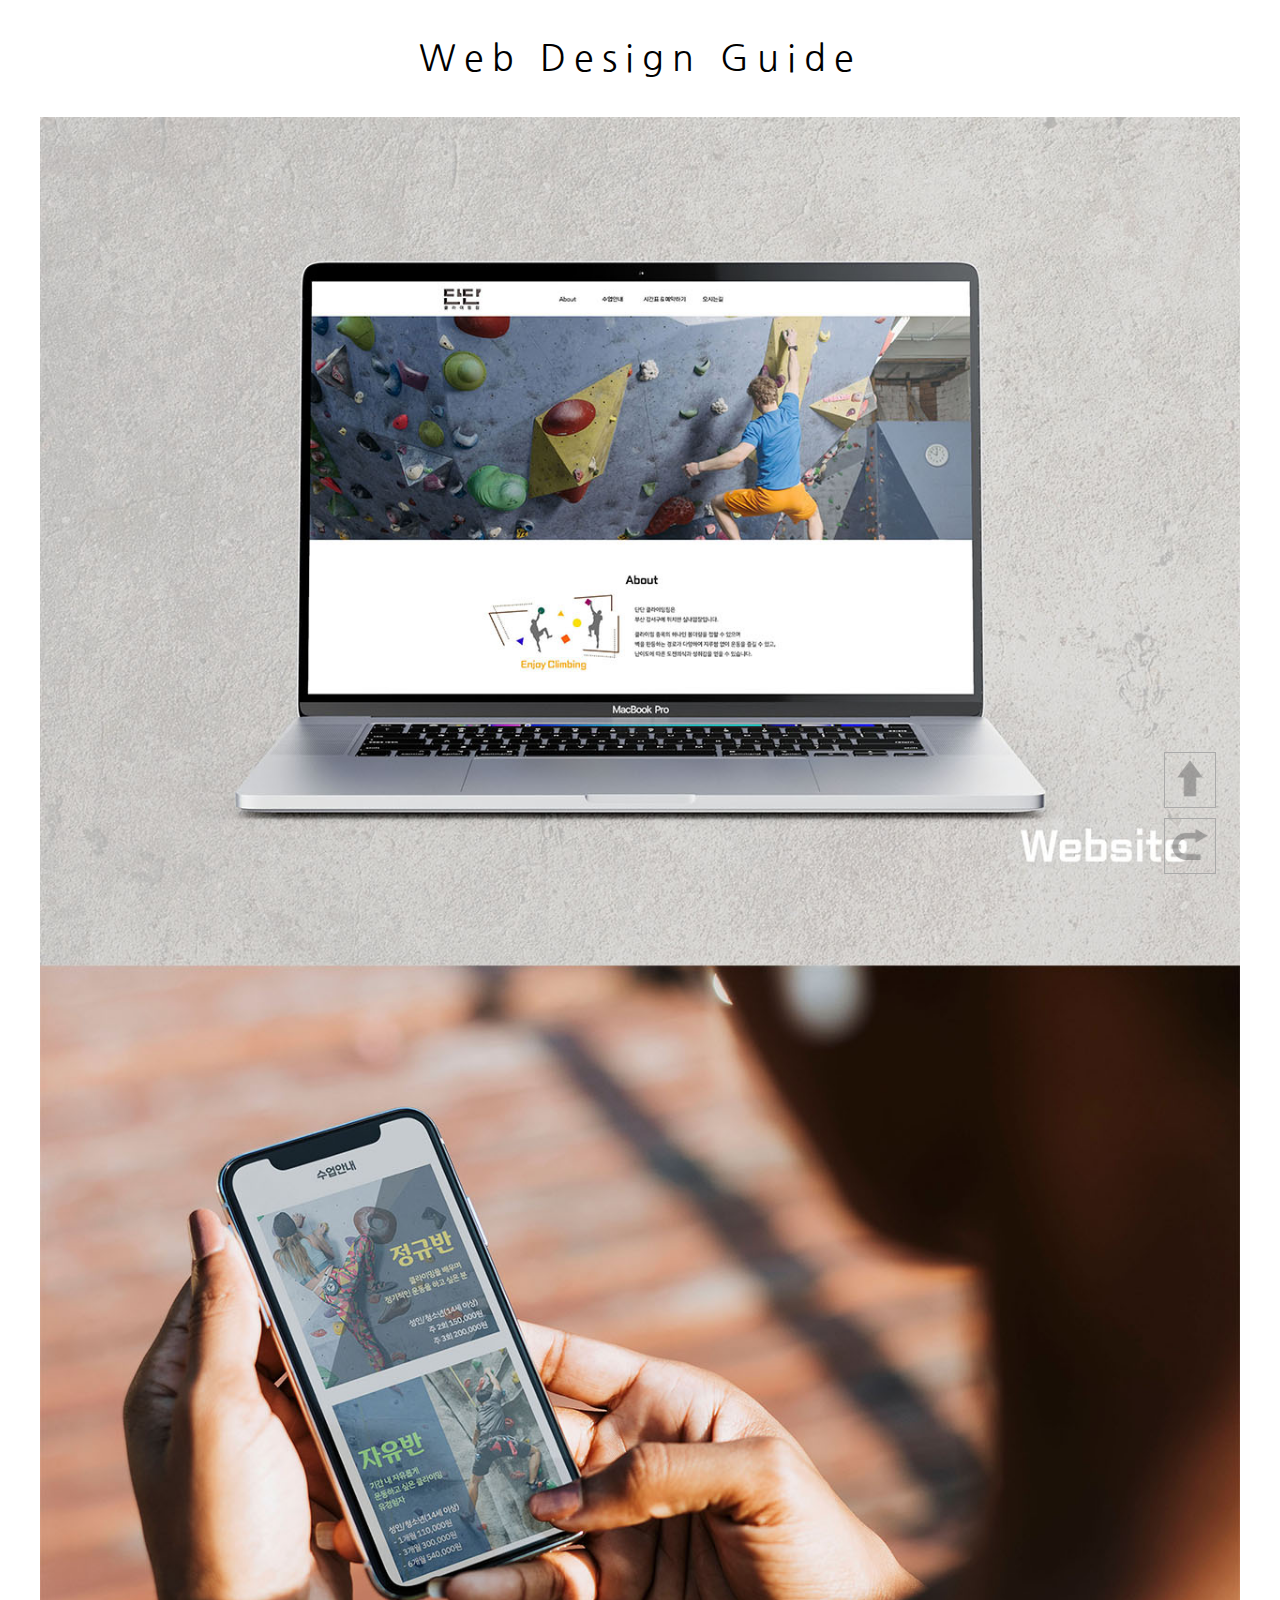
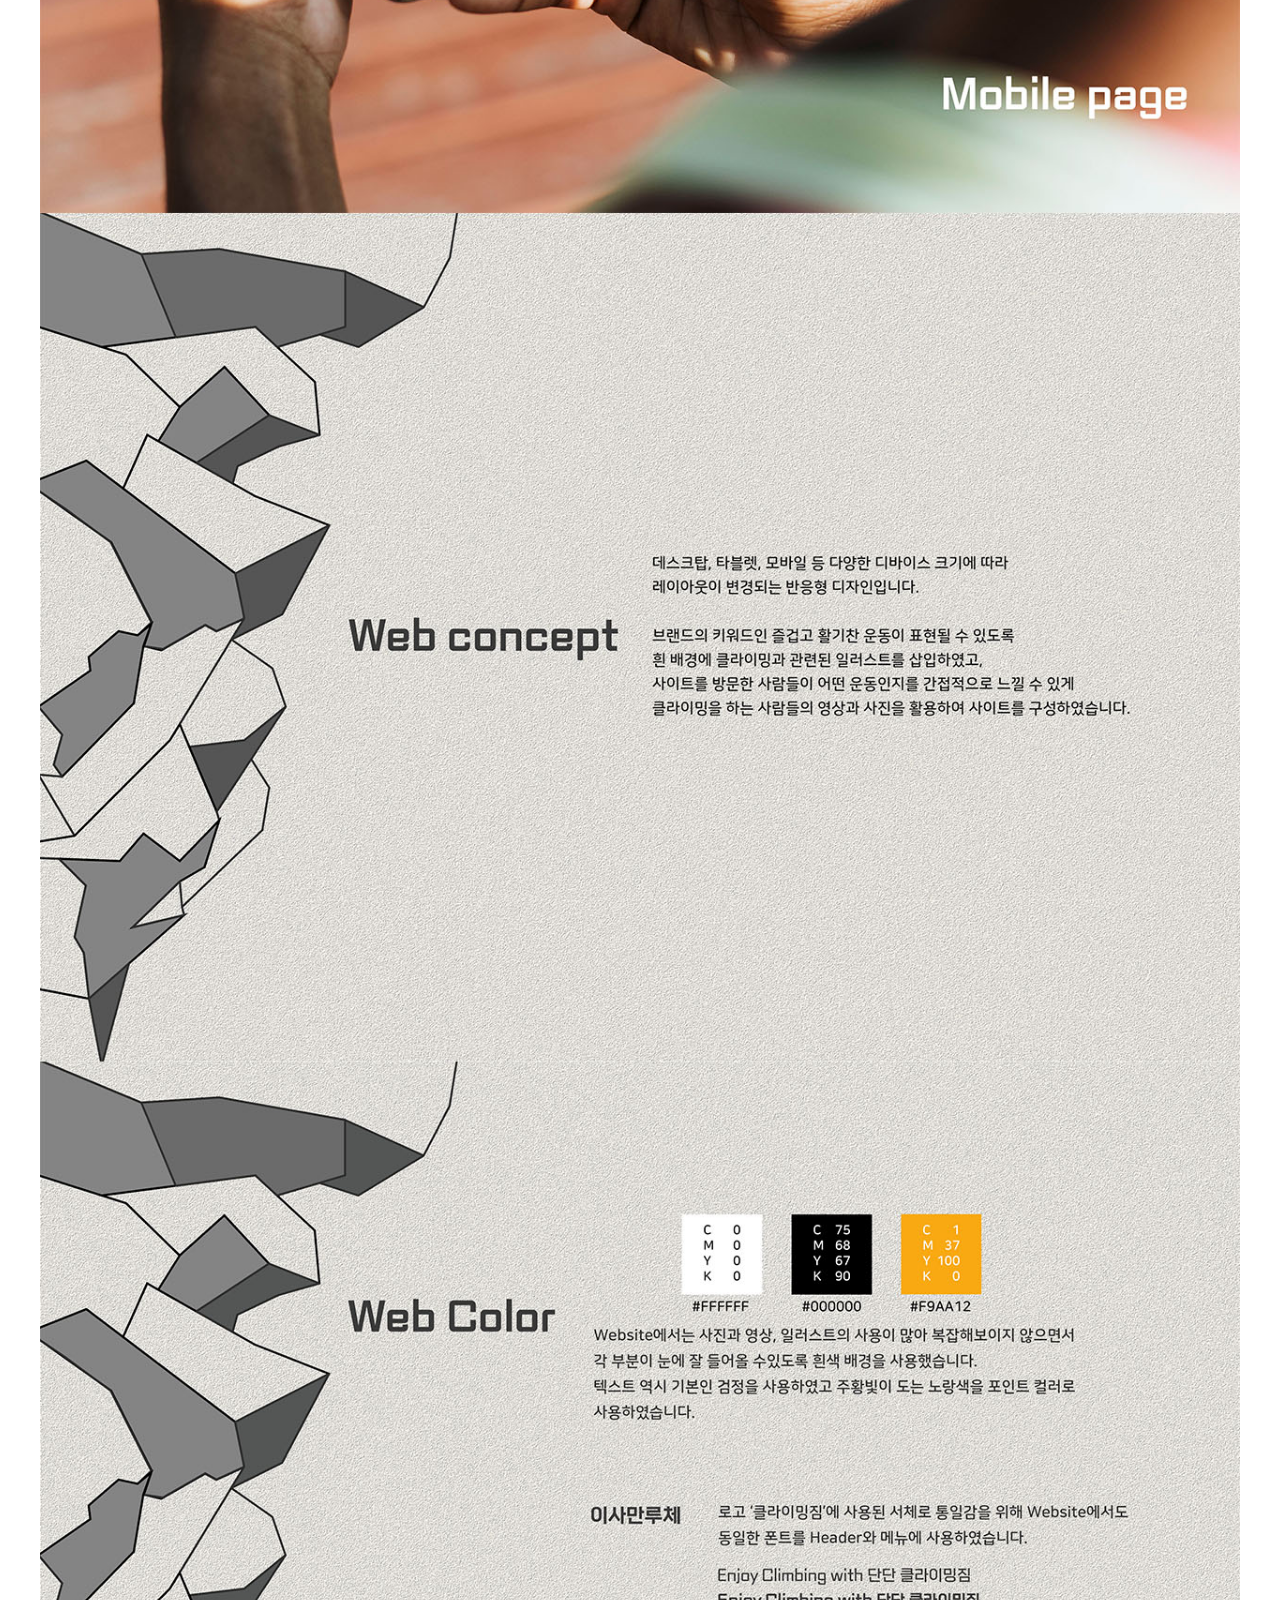
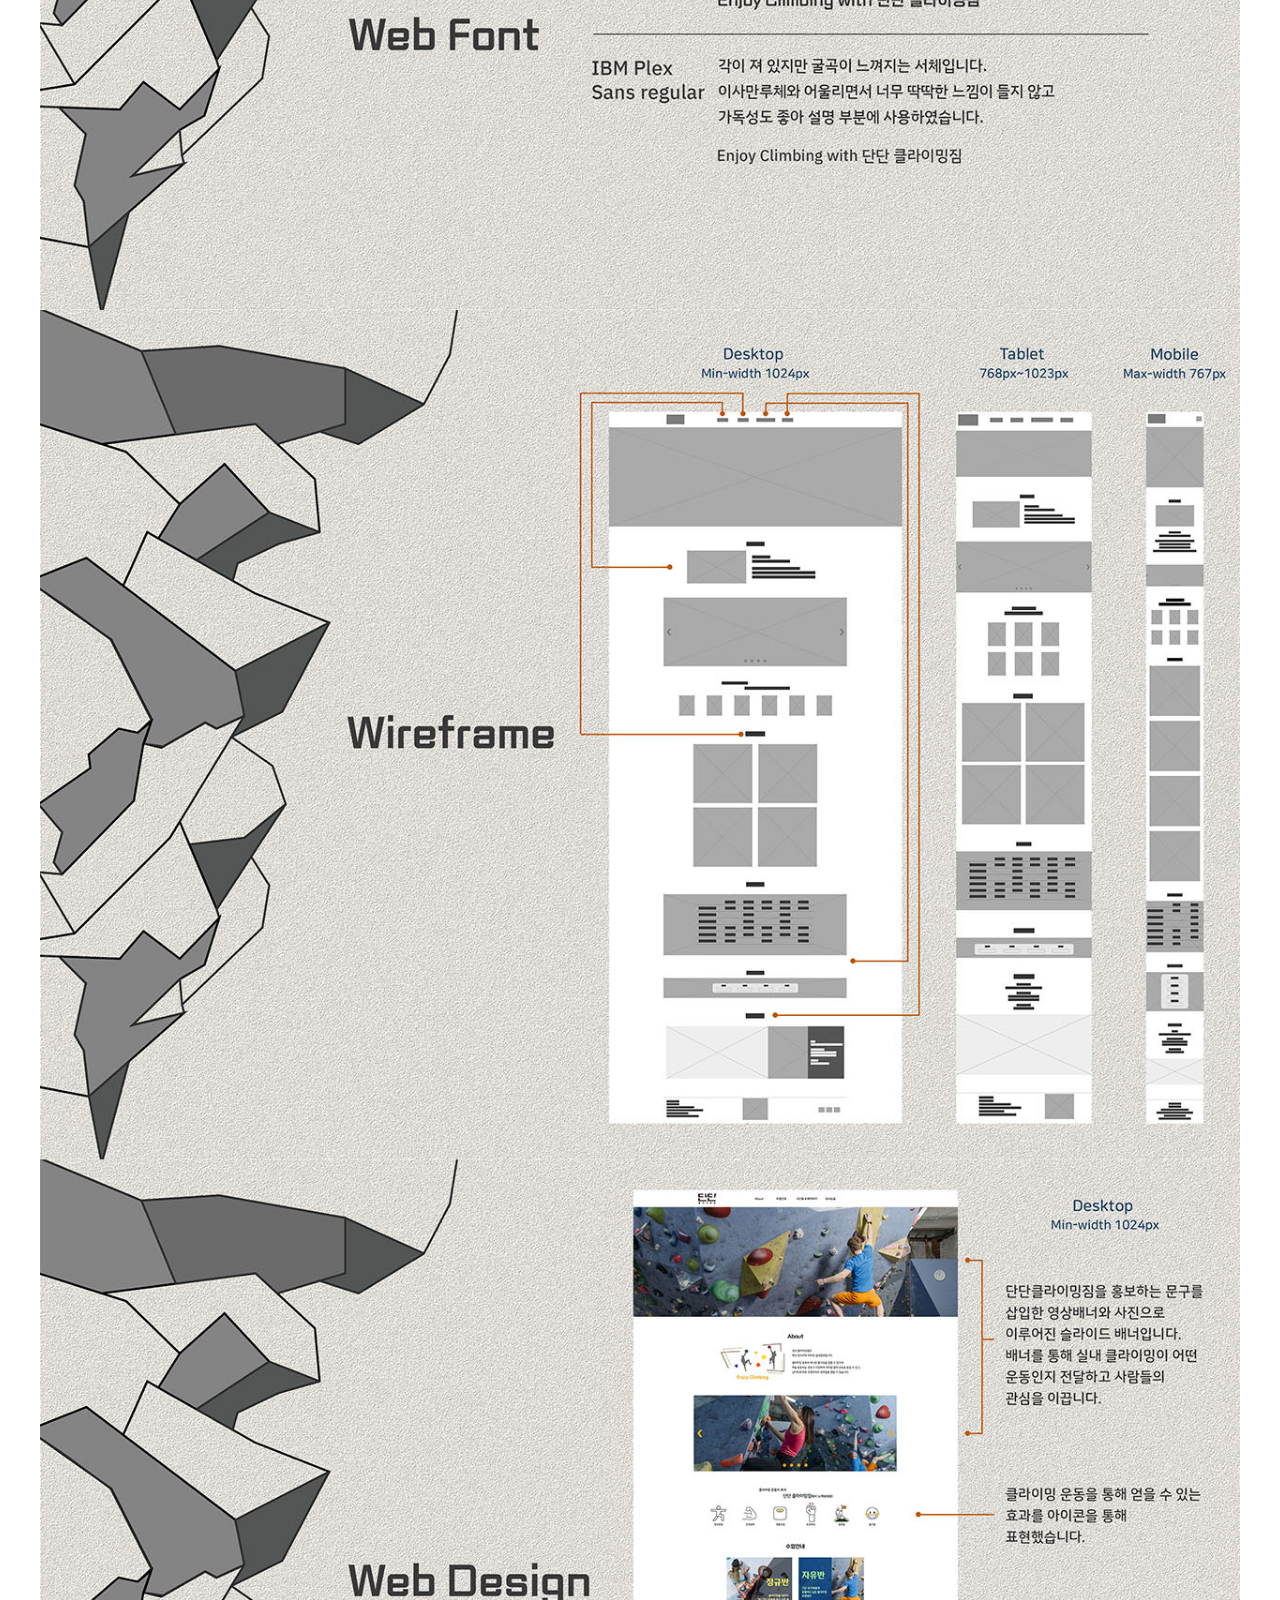
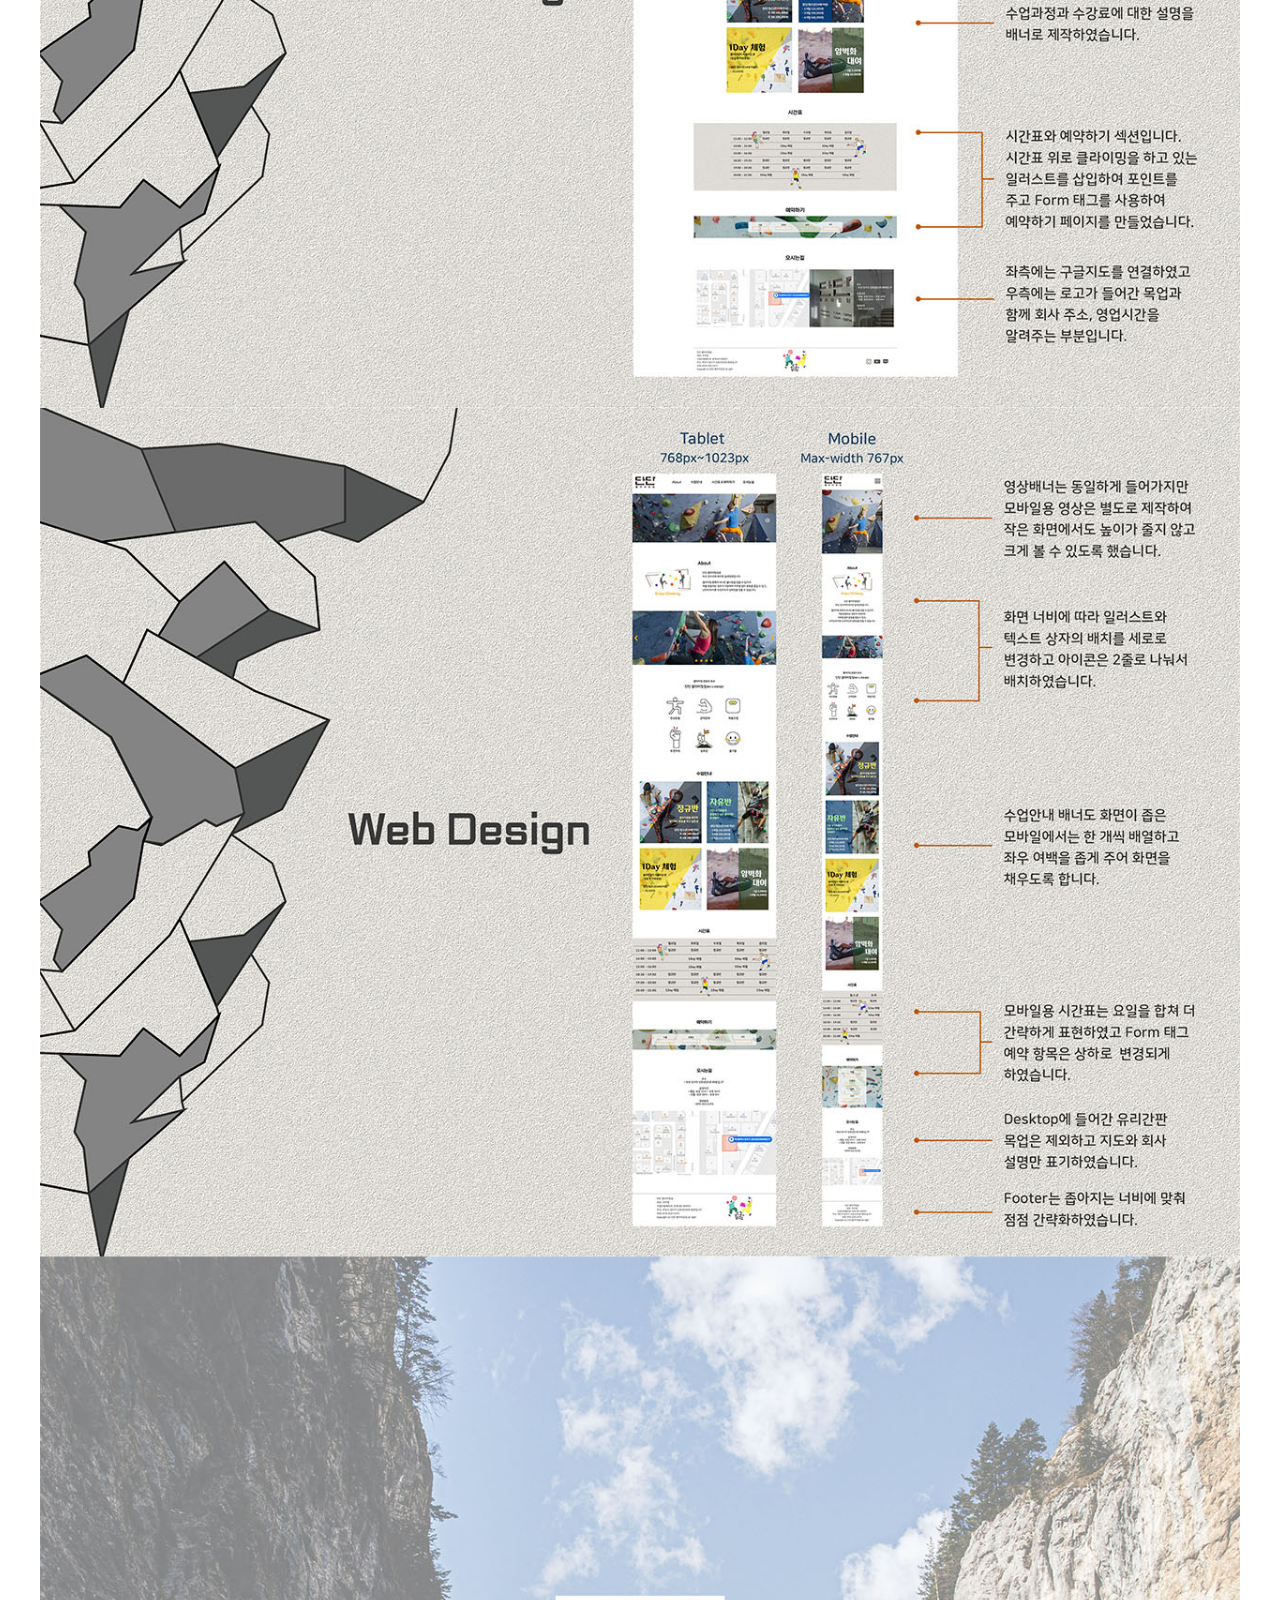
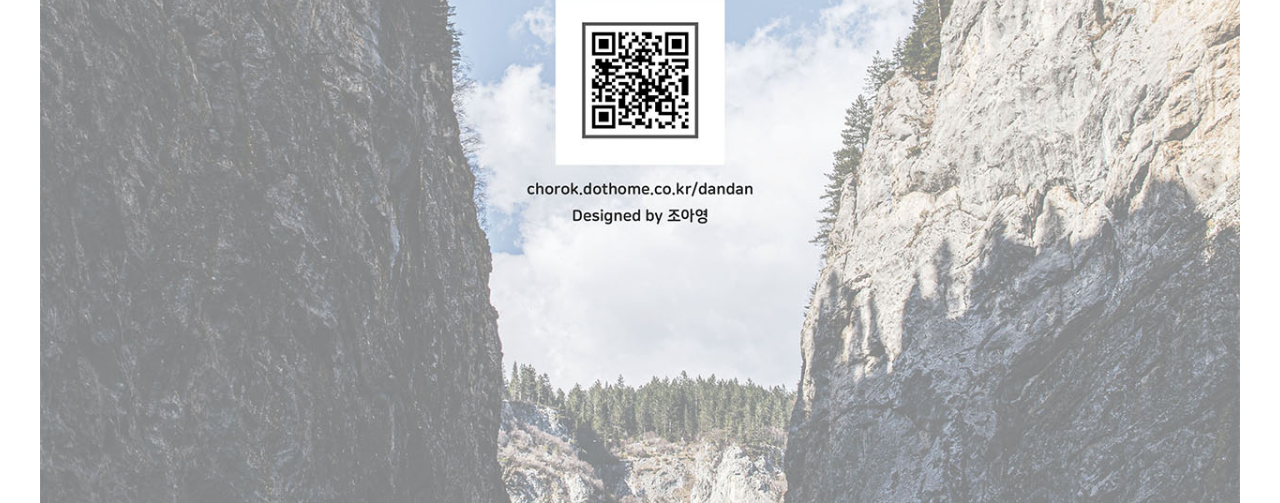
<file: blog_sub/brand2/web.html>
<!DOCTYPE html>
	<html lang="ko">
		<head>
			<meta charset="utf-8">
			<title></title>
			<link rel="preconnect" href="https://fonts.gstatic.com">
			<link href="https://fonts.googleapis.com/css2?family=Nanum+Gothic&display=swap" rel="stylesheet">
			<style type="text/css">
				body{width:1200px; margin:0 auto;
					font-family: 'Nanum Gothic', sans-serif;}
				P{text-align:center; font-weigth:700;
					font-size:36px; letter-spacing:8px;}
				div img{width:100%; display:block;}
				ul{list-style-type:none;
					position:fixed;
					right:5%; bottom:0;}
				ul li{border:1px solid #aaa;
					text-align:center;
					padding:5px 0;
					margin-bottom:10px;}
				ul li img{width:80%; opacity:50%;}
				
			</style>
		</head>
		<body>
			<P id="title">Web Design Guide</P>
			<div><img src="img/web_guide.jpg"></div>		
			<ul class="btn">
				<li><a href="#title"><img src="img/top.png" alt="top"></a></li>
				<li><a href="../../index.html#branding"><img src="img/back.png" alt="top"></a></li>
			</ul>
		</body>
	</html>
</file>
